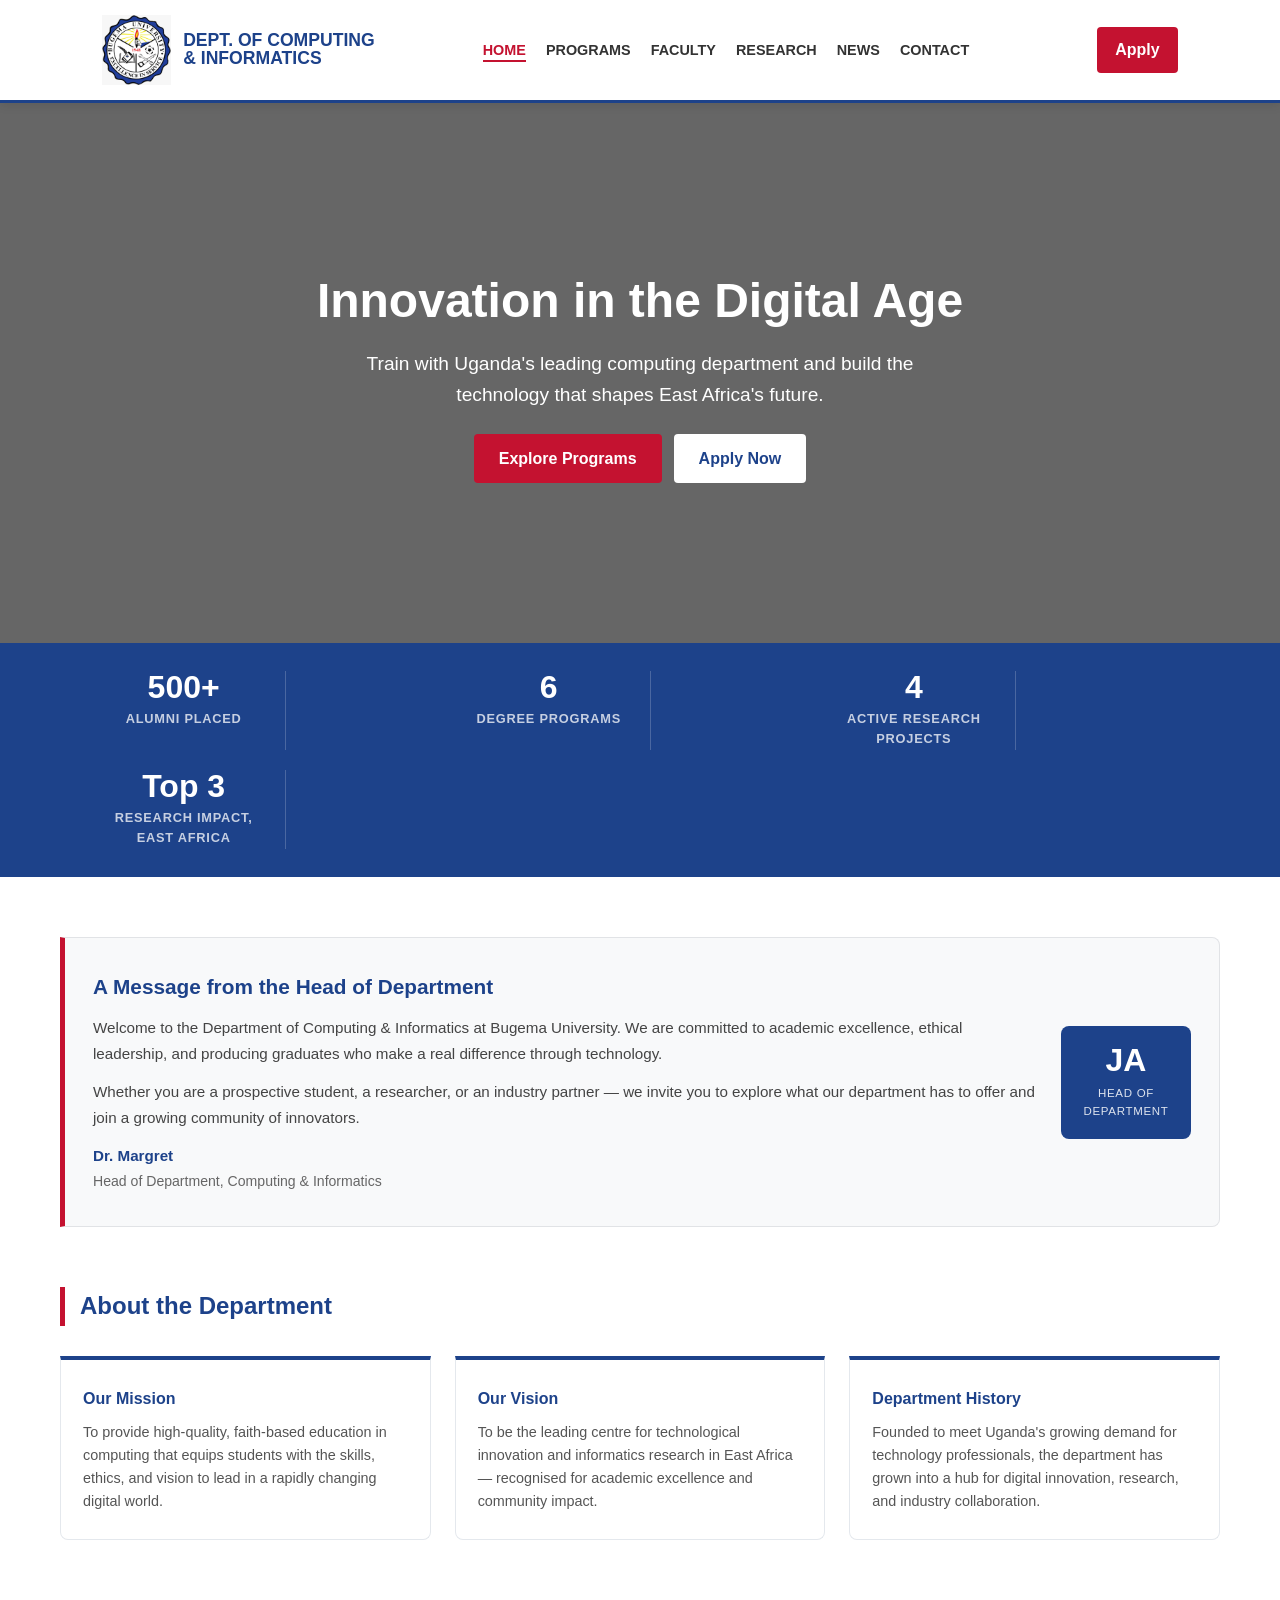
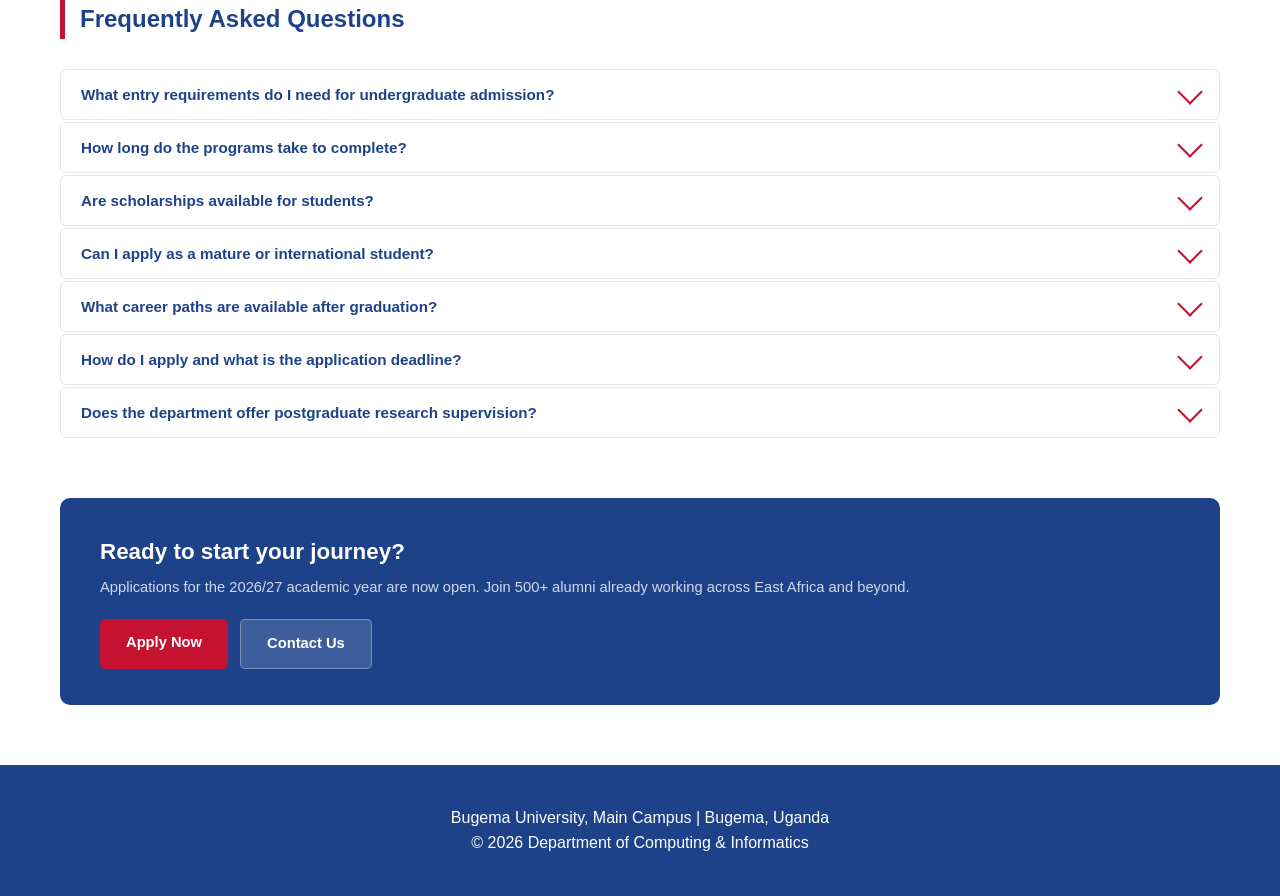
<file: index.html>
<!DOCTYPE html>
<html lang="en">
<head>
    <meta charset="UTF-8">
    <meta name="viewport" content="width=device-width, initial-scale=1.0">
    <title>Bugema Computing | Home</title>
    <meta name="description" content="Department of Computing & Informatics at Bugema University — training the next generation of technology leaders in East Africa.">
    <link rel="stylesheet" href="style.css">
    <style>
        /* ── Homepage extras ── */

        .stats-bar { background: var(--bugema-blue); padding: 28px 8%; }
        .stats-grid {
            display: grid;
            grid-template-columns: repeat(auto-fit, minmax(140px, 1fr));
            gap: 20px;
            max-width: 1200px;
            margin: 0 auto;
            text-align: center;
        }
        .stat-item .stat-number {
            font-size: 2rem; font-weight: 800; color: white;
            line-height: 1; margin-bottom: 6px;
        }
        .stat-item .stat-label {
            font-size: 0.8rem; color: rgba(255,255,255,0.75);
            text-transform: uppercase; letter-spacing: 0.06em; font-weight: 600;
        }
        .stat-divider { width: 1px; background: rgba(255,255,255,0.2); align-self: stretch; }

        /* HOD welcome */
        .hod-welcome {
            background: var(--light-bg);
            border: 1px solid #e1e3e6;
            border-left: 5px solid var(--bugema-red);
            border-radius: 0 8px 8px 0;
            padding: 32px 28px;
            display: grid;
            grid-template-columns: 1fr auto;
            gap: 24px;
            align-items: center;
        }
        .hod-welcome h2 { color: var(--bugema-blue); margin-bottom: 12px; font-size: 1.3rem; }
        .hod-welcome p  { color: #444; line-height: 1.7; margin-bottom: 12px; font-size: 0.95rem; }
        .hod-welcome p:last-child { margin-bottom: 0; }
        .hod-welcome .hod-sig { font-weight: 700; color: var(--bugema-blue); }
        .hod-badge {
            background: var(--bugema-blue); color: white;
            border-radius: 8px; padding: 18px 20px;
            text-align: center; min-width: 130px;
        }
        .hod-badge .initials { font-size: 2rem; font-weight: 800; line-height: 1; margin-bottom: 8px; }
        .hod-badge .hod-title { font-size: 0.72rem; text-transform: uppercase; letter-spacing: 0.06em; opacity: 0.85; }

        /* Why join */
        .why-grid {
            display: grid;
            grid-template-columns: repeat(auto-fit, minmax(240px, 1fr));
            gap: 20px;
        }
        .why-card {
            background: white;
            border: 1px solid #e4e8ed;
            border-top: 4px solid var(--bugema-red);
            border-radius: 0 0 8px 8px;
            padding: 24px 22px;
            transition: transform 0.25s ease, box-shadow 0.25s ease;
        }
        .why-card:hover { transform: translateY(-4px); box-shadow: 0 8px 22px rgba(0,0,0,0.09); }
        .why-card h3 { font-size: 1rem; color: var(--bugema-blue); margin-bottom: 8px; }
        .why-card p  { font-size: 0.88rem; color: #555; line-height: 1.6; }

        /* Programs preview */
        .programs-preview {
            display: grid;
            grid-template-columns: repeat(auto-fit, minmax(220px, 1fr));
            gap: 16px;
        }
        .prog-preview-card {
            background: white; border: 1px solid #e4e8ed;
            border-radius: 8px; padding: 20px 18px;
            transition: transform 0.25s ease, box-shadow 0.25s ease;
        }
        .prog-preview-card:hover { transform: translateY(-3px); box-shadow: 0 6px 18px rgba(0,0,0,0.08); }
        .prog-badge {
            display: inline-block; font-size: 0.7rem; font-weight: 700;
            text-transform: uppercase; letter-spacing: 0.06em;
            padding: 3px 9px; border-radius: 20px; margin-bottom: 10px;
        }
        .prog-badge.bsc { background: #eef2f8; color: var(--bugema-blue); }
        .prog-badge.msc { background: #fef0f0; color: var(--bugema-red); }
        .prog-preview-card h3 { font-size: 0.92rem; color: var(--bugema-blue); line-height: 1.4; margin-bottom: 6px; }
        .prog-preview-card p  { font-size: 0.82rem; color: #666; line-height: 1.5; }

        .section-cta { text-align: right; margin-top: 16px; }
        .section-cta a { font-size: 0.88rem; font-weight: 700; color: var(--bugema-red); text-decoration: none; }
        .section-cta a:hover { text-decoration: underline; }

        /* About cards */
        .about-grid { display: grid; grid-template-columns: repeat(auto-fit, minmax(280px, 1fr)); gap: 24px; }
        .about-card {
            background: white; border: 1px solid #e4e8ed;
            border-top: 4px solid var(--bugema-blue);
            border-radius: 0 0 8px 8px; padding: 26px 22px;
        }
        .about-card h3 { font-size: 1rem; color: var(--bugema-blue); margin-bottom: 10px; }
        .about-card p  { font-size: 0.9rem; color: #555; line-height: 1.6; }

        /* FAQ */
        .faq-list { display: flex; flex-direction: column; gap: 2px; }
        .faq-item {
            background: white;
            border: 1px solid #e4e8ed;
            border-radius: 6px;
            overflow: hidden;
        }
        .faq-question {
            width: 100%;
            background: none;
            border: none;
            padding: 16px 20px;
            display: flex;
            justify-content: space-between;
            align-items: center;
            font-size: 0.95rem;
            font-weight: 700;
            color: var(--bugema-blue);
            cursor: pointer;
            text-align: left;
            font-family: inherit;
            transition: background 0.15s;
            gap: 12px;
        }
        .faq-question:hover { background: #f5f7fa; }
        .faq-question.open  { background: #f0f4f9; }
        .faq-chevron {
            width: 18px; height: 18px; flex-shrink: 0;
            border-right: 2px solid var(--bugema-red);
            border-bottom: 2px solid var(--bugema-red);
            transform: rotate(45deg);
            transition: transform 0.25s ease;
            margin-top: -4px;
        }
        .faq-question.open .faq-chevron {
            transform: rotate(-135deg);
            margin-top: 4px;
        }
        .faq-answer {
            max-height: 0;
            overflow: hidden;
            transition: max-height 0.3s ease, padding 0.3s ease;
            padding: 0 20px;
            font-size: 0.9rem;
            color: #444;
            line-height: 1.7;
        }
        .faq-answer.open {
            max-height: 300px;
            padding: 0 20px 16px;
        }

        /* CTA banner */
        .cta-banner {
            background: var(--bugema-blue); border-radius: 10px;
            padding: 36px 40px;
            display: flex; align-items: center;
            justify-content: space-between; gap: 20px; flex-wrap: wrap;
        }
        .cta-banner h2 { color: white; font-size: 1.4rem; margin-bottom: 6px; }
        .cta-banner p  { color: rgba(255,255,255,0.8); font-size: 0.92rem; }
        .cta-buttons   { display: flex; gap: 12px; flex-wrap: wrap; }
        .cta-btn-primary {
            background: var(--bugema-red); color: white;
            padding: 12px 26px; border-radius: 5px; font-weight: 700;
            text-decoration: none; font-size: 0.92rem; transition: background 0.2s; white-space: nowrap;
        }
        .cta-btn-primary:hover { background: #a20d26; }
        .cta-btn-secondary {
            background: rgba(255,255,255,0.15); color: white;
            padding: 12px 26px; border-radius: 5px; font-weight: 700;
            text-decoration: none; font-size: 0.92rem;
            border: 1px solid rgba(255,255,255,0.3); transition: background 0.2s; white-space: nowrap;
        }
        .cta-btn-secondary:hover { background: rgba(255,255,255,0.25); }

        @media (max-width: 700px) {
            .hod-welcome { grid-template-columns: 1fr; }
            .hod-badge   { display: none; }
            .cta-banner  { padding: 28px 24px; }
            .stat-divider { display: none; }
        }
    </style>
</head>
<body>
    <nav>
        <div class="logo-container">
            <img src="logo.jpeg" alt="Bugema Logo">
            <div class="logo-text">DEPT. OF COMPUTING<br>& INFORMATICS</div>
        </div>
        <ul>
            <li><a class="active" href="index.html">Home</a></li>
            <li><a href="programs.html">Programs</a></li>
            <li><a href="faculty.html">Faculty</a></li>
            <li><a href="research.html">Research</a></li>
            <li><a href="news.html">News</a></li>
            <li><a href="contact.html">Contact</a></li>
        </ul>
        <a class="apply-btn" href="https://erms.bugemauniv.ac.ug/application/" target="_blank" rel="noopener">Apply</a>
        <button class="nav-toggle" id="navToggle" aria-label="Toggle navigation">
            <span></span><span></span><span></span>
        </button>
    </nav>

    <!-- Hero -->
    <header class="hero">
        <h1>Innovation in the Digital Age</h1>
        <p>Train with Uganda's leading computing department and build the technology that shapes East Africa's future.</p>
        <div style="display:flex; gap:12px; flex-wrap:wrap; justify-content:center; margin-top:8px;">
            <a href="programs.html" class="btn">Explore Programs</a>
            <a href="https://erms.bugemauniv.ac.ug/application/" target="_blank" rel="noopener"
               class="btn" style="background:white; color:var(--bugema-blue);">Apply Now</a>
        </div>
    </header>

    <!-- Stats bar -->
    <div class="stats-bar">
        <div class="stats-grid">
            <div class="stat-item">
                <div class="stat-number">500+</div>
                <div class="stat-label">Alumni Placed</div>
            </div>
            <div class="stat-divider"></div>
            <div class="stat-item">
                <div class="stat-number">6</div>
                <div class="stat-label">Degree Programs</div>
            </div>
            <div class="stat-divider"></div>
            <div class="stat-item">
                <div class="stat-number">4</div>
                <div class="stat-label">Active Research Projects</div>
            </div>
            <div class="stat-divider"></div>
            <div class="stat-item">
                <div class="stat-number">Top 3</div>
                <div class="stat-label">Research Impact, East Africa</div>
            </div>
            <div class="stat-divider"></div>
            
        </div>
    </div>

    <!-- HOD Welcome -->
    <section class="container">
        <div class="hod-welcome">
            <div>
                <h2>A Message from the Head of Department</h2>
                <p>Welcome to the Department of Computing &amp; Informatics at Bugema University. We are committed to academic excellence, ethical leadership, and producing graduates who make a real difference through technology.</p>
                <p>Whether you are a prospective student, a researcher, or an industry partner — we invite you to explore what our department has to offer and join a growing community of innovators.</p>
                <p class="hod-sig">Dr. Margret<br>
                <span style="font-weight:400; font-size:0.88rem; color:#666;">Head of Department, Computing &amp; Informatics</span></p>
            </div>
            <div class="hod-badge">
                <div class="initials">JA</div>
                <div class="hod-title">Head of<br>Department</div>
            </div>
        </div>
    </section>

    
    <!-- About the Department -->
    <section class="container">
        <h2 class="section-heading">About the Department</h2>
        <div class="about-grid">
            <div class="about-card">
                <h3>Our Mission</h3>
                <p>To provide high-quality, faith-based education in computing that equips students with the skills, ethics, and vision to lead in a rapidly changing digital world.</p>
            </div>
            <div class="about-card">
                <h3>Our Vision</h3>
                <p>To be the leading centre for technological innovation and informatics research in East Africa — recognised for academic excellence and community impact.</p>
            </div>
            <div class="about-card">
                <h3>Department History</h3>
                <p>Founded to meet Uganda's growing demand for technology professionals, the department has grown into a hub for digital innovation, research, and industry collaboration.</p>
            </div>
        </div>
    </section>

    <!-- FAQ -->
    <section class="container">
        <h2 class="section-heading">Frequently Asked Questions</h2>
        <div class="faq-list">

            <div class="faq-item">
                <button class="faq-question" aria-expanded="false">
                    What entry requirements do I need for undergraduate admission?
                    <span class="faq-chevron"></span>
                </button>
                <div class="faq-answer">
                    You need a Uganda Certificate of Education (UCE) with passes in Mathematics and English, plus a Uganda Advanced Certificate of Education (UACE) or equivalent qualification. An entry test may also be required. International applicants must provide proof of English proficiency and certified equivalence of their prior qualifications.
                </div>
            </div>

            <div class="faq-item">
                <button class="faq-question" aria-expanded="false">
                    How long do the programs take to complete?
                    <span class="faq-chevron"></span>
                </button>
                <div class="faq-answer">
                    Undergraduate BSc programs run for 3 to 4 years depending on the specialisation and credit hours. Postgraduate taught MSc programs take 1.5 to 2 years. Research-based MSc programs typically take 2 to 3 years depending on thesis progress.
                </div>
            </div>

            <div class="faq-item">
                <button class="faq-question" aria-expanded="false">
                    Are scholarships available for students?
                    <span class="faq-chevron"></span>
                </button>
                <div class="faq-answer">
                    Yes. The department has an active scholarship scheme that supports women in STEM and students from underserved communities across Uganda. Contact the admissions office at admissions@bugema.ac.ug for current scholarship opportunities and eligibility criteria.
                </div>
            </div>

            <div class="faq-item">
                <button class="faq-question" aria-expanded="false">
                    Can I apply as a mature or international student?
                    <span class="faq-chevron"></span>
                </button>
                <div class="faq-answer">
                    Yes. Applicants aged 25 and above with relevant professional experience may apply through the mature entry route — a portfolio or written statement is required. International applicants need to provide proof of English language proficiency (IELTS 6.0 or equivalent) and certified qualification equivalence from the Uganda National Examinations Board (UNEB).
                </div>
            </div>

            <div class="faq-item">
                <button class="faq-question" aria-expanded="false">
                    What career paths are available after graduation?
                    <span class="faq-chevron"></span>
                </button>
                <div class="faq-answer">
                    Graduates have gone on to work as software engineers, data analysts, cybersecurity specialists, IT managers, and researchers across East Africa and beyond. The department's industry partnerships also create direct pathways into internships and employment with technology companies in the region.
                </div>
            </div>

            <div class="faq-item">
                <button class="faq-question" aria-expanded="false">
                    How do I apply and what is the application deadline?
                    <span class="faq-chevron"></span>
                </button>
                <div class="faq-answer">
                    All applications are submitted through the Bugema University online portal at erms.bugemauniv.ac.ug. Ensure all supporting documents — transcripts, national ID, and references — are uploaded before submission. Contact admissions@bugema.ac.ug for the current intake deadlines.
                </div>
            </div>

            <div class="faq-item">
                <button class="faq-question" aria-expanded="false">
                    Does the department offer postgraduate research supervision?
                    <span class="faq-chevron"></span>
                </button>
                <div class="faq-answer">
                    Yes. The department has qualified supervisors in AI and machine learning, cybersecurity, data science, software engineering, and cloud computing. Postgraduate research applicants are required to submit a research proposal and attend an interview with the supervisory team before admission is confirmed.
                </div>
            </div>

        </div>
    </section>

    <!-- Call to Action -->
    <section class="container">
        <div class="cta-banner">
            <div>
                <h2>Ready to start your journey?</h2>
                <p>Applications for the 2026/27 academic year are now open. Join 500+ alumni already working across East Africa and beyond.</p>
            </div>
            <div class="cta-buttons">
                <a href="https://erms.bugemauniv.ac.ug/application/" target="_blank" rel="noopener" class="cta-btn-primary">Apply Now</a>
                <a href="contact.html" class="cta-btn-secondary">Contact Us</a>
            </div>
        </div>
    </section>

    <footer>
        <p>Bugema University, Main Campus | Bugema, Uganda<br>&copy; 2026 Department of Computing &amp; Informatics</p>
    </footer>

    <script>
        // Hamburger
        var toggle = document.getElementById('navToggle');
        var menu   = document.querySelector('nav ul');
        toggle.addEventListener('click', function() {
            toggle.classList.toggle('open');
            menu.classList.toggle('open');
        });

        // FAQ accordion
        document.querySelectorAll('.faq-question').forEach(function(btn) {
            btn.addEventListener('click', function() {
                var answer  = btn.nextElementSibling;
                var isOpen  = btn.classList.contains('open');

                // Close all
                document.querySelectorAll('.faq-question').forEach(function(b) {
                    b.classList.remove('open');
                    b.setAttribute('aria-expanded', 'false');
                    b.nextElementSibling.classList.remove('open');
                });

                // Open clicked (if it was closed)
                if (!isOpen) {
                    btn.classList.add('open');
                    btn.setAttribute('aria-expanded', 'true');
                    answer.classList.add('open');
                }
            });
        });
    </script>
</body>
</html>
</file>
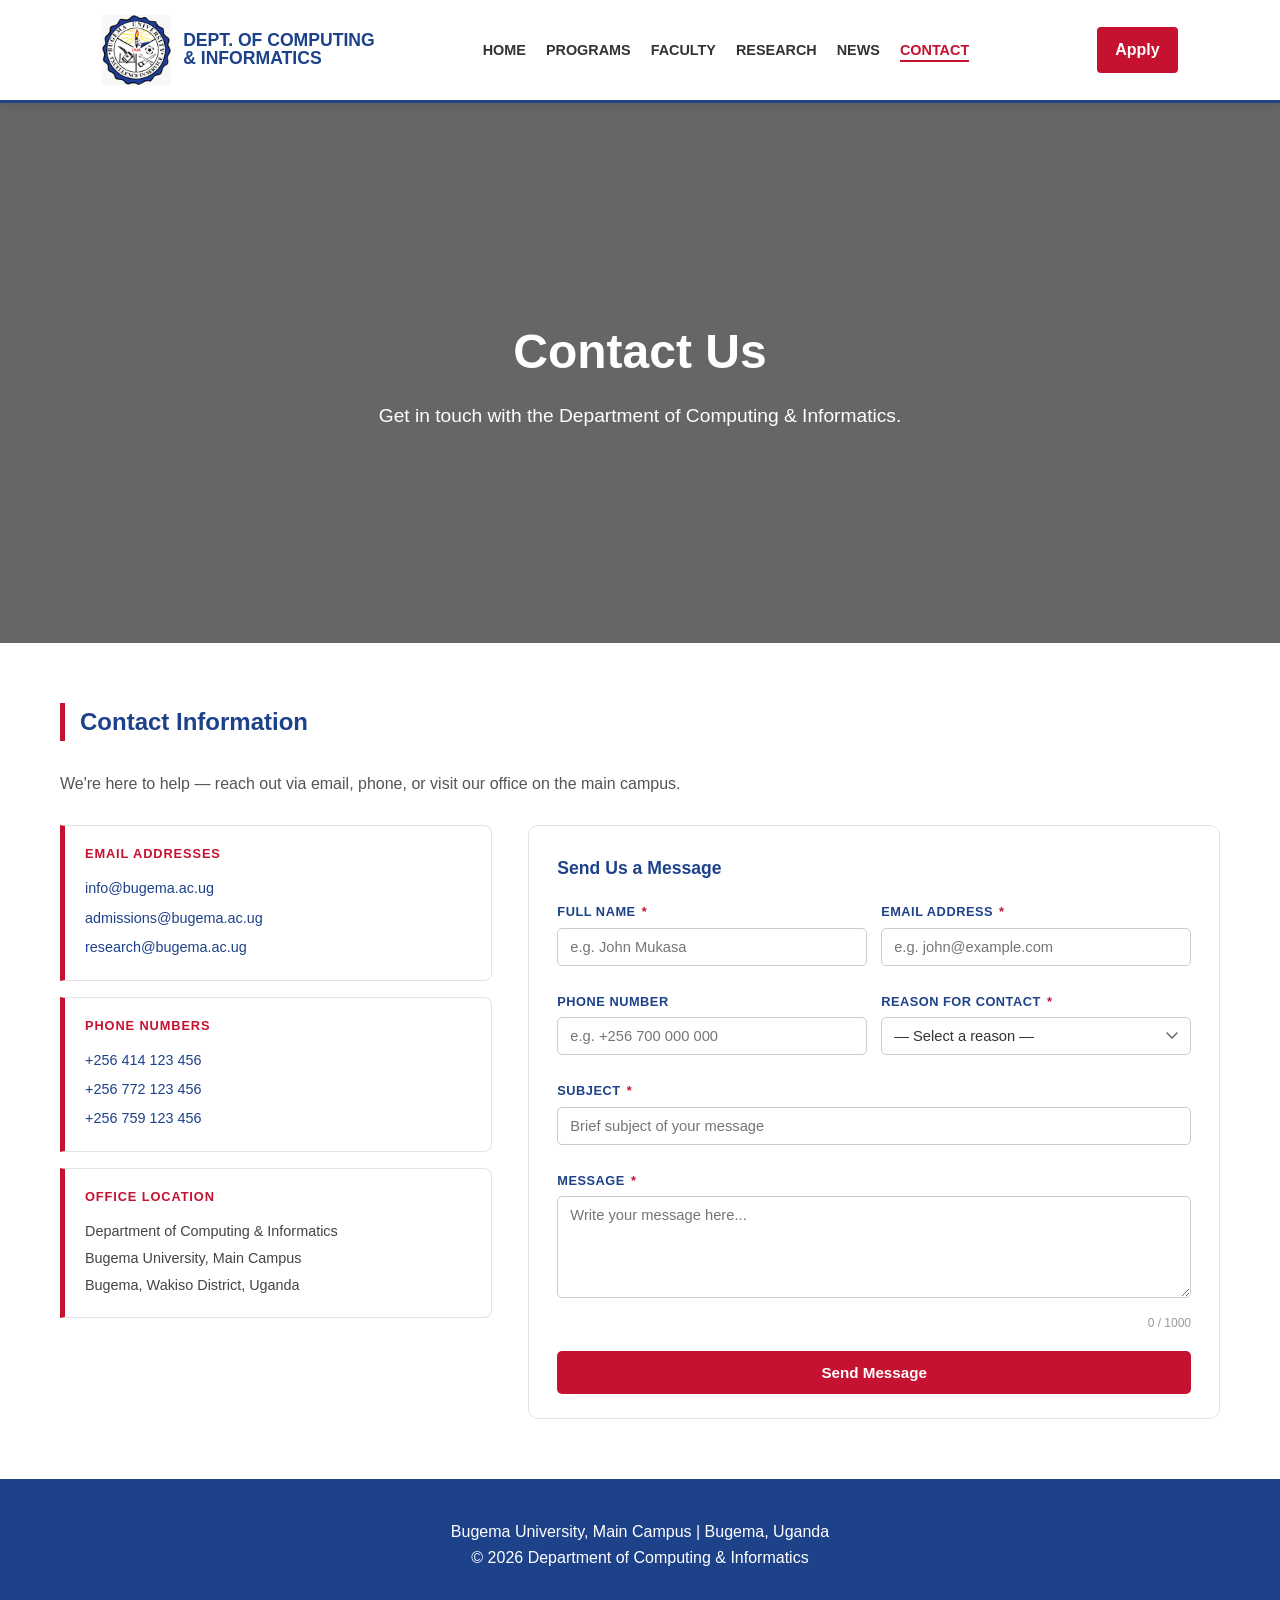
<file: contact.html>
<!DOCTYPE html>
<html lang="en">
<head>
    <meta charset="UTF-8">
    <meta name="viewport" content="width=device-width, initial-scale=1.0">
    <title>Bugema Computing | Contact</title>
    <meta name="description" content="Get in touch with the Department of Computing & Informatics at Bugema University.">
    <link rel="stylesheet" href="style.css">
    <style>
        /* ── Contact page styles ── */

        .contact-layout {
            display: grid;
            grid-template-columns: 1fr 1.6fr;
            gap: 36px;
            align-items: start;
        }

        /* Info cards */
        .contact-info { display: flex; flex-direction: column; gap: 16px; }

        .contact-card {
            background: white;
            border: 1px solid #e1e3e6;
            border-left: 5px solid var(--bugema-red);
            padding: 18px 20px;
            border-radius: 0 8px 8px 0;
        }
        .contact-card h3 {
            font-size: 0.8rem;
            font-weight: 700;
            text-transform: uppercase;
            letter-spacing: 0.07em;
            color: var(--bugema-red);
            margin-bottom: 10px;
        }
        .contact-card a {
            display: block;
            font-size: 0.9rem;
            color: var(--bugema-blue);
            text-decoration: none;
            padding: 3px 0;
            transition: color 0.2s;
        }
        .contact-card a:hover { color: var(--bugema-red); }
        .contact-card p {
            font-size: 0.9rem;
            color: #444;
            padding: 2px 0;
            line-height: 1.6;
        }

        /* Form card */
        .contact-form {
            background: white;
            border: 1px solid #e1e3e6;
            border-radius: 10px;
            padding: 28px 28px 24px;
        }
        .contact-form h3 {
            font-size: 1.1rem;
            color: var(--bugema-blue);
            margin-bottom: 20px;
        }

        /* Field groups */
        .form-row {
            display: grid;
            grid-template-columns: 1fr 1fr;
            gap: 14px;
        }
        .field {
            display: flex;
            flex-direction: column;
            margin-bottom: 14px;
        }
        .field label {
            font-size: 0.8rem;
            font-weight: 700;
            color: var(--bugema-blue);
            margin-bottom: 5px;
            text-transform: uppercase;
            letter-spacing: 0.04em;
        }
        .field label .required {
            color: var(--bugema-red);
            margin-left: 2px;
        }

        /* Inputs */
        .field input,
        .field select,
        .field textarea {
            width: 100%;
            padding: 10px 12px;
            border: 1.5px solid #ccc;
            border-radius: 5px;
            font-size: 0.92rem;
            font-family: inherit;
            color: #333;
            background: white;
            transition: border-color 0.2s, box-shadow 0.2s;
            appearance: none;
            -webkit-appearance: none;
        }
        .field input:focus,
        .field select:focus,
        .field textarea:focus {
            outline: none;
            border-color: var(--bugema-blue);
            box-shadow: 0 0 0 3px rgba(29,66,138,0.1);
        }

        /* Validation states */
        .field input.invalid,
        .field select.invalid,
        .field textarea.invalid {
            border-color: var(--bugema-red);
            box-shadow: 0 0 0 3px rgba(196,18,48,0.08);
        }
        .field input.valid,
        .field select.valid,
        .field textarea.valid {
            border-color: #1e7e34;
            box-shadow: 0 0 0 3px rgba(30,126,52,0.08);
        }

        .field-error {
            font-size: 0.78rem;
            color: var(--bugema-red);
            margin-top: 4px;
            display: none;
        }
        .field-error.visible { display: block; }

        /* Select arrow */
        .field select {
            background-image: url("data:image/svg+xml,%3Csvg xmlns='http://www.w3.org/2000/svg' width='12' height='8' viewBox='0 0 12 8'%3E%3Cpath d='M1 1l5 5 5-5' stroke='%23666' stroke-width='1.5' fill='none' stroke-linecap='round'/%3E%3C/svg%3E");
            background-repeat: no-repeat;
            background-position: right 12px center;
            padding-right: 34px;
            cursor: pointer;
        }

        /* Char counter */
        .char-counter {
            font-size: 0.75rem;
            color: #999;
            text-align: right;
            margin-top: 4px;
        }
        .char-counter.warn { color: var(--bugema-red); }

        /* Submit button */
        .submit-btn {
            width: 100%;
            background: var(--bugema-red);
            color: white;
            border: none;
            padding: 13px 20px;
            font-size: 0.95rem;
            font-weight: 700;
            border-radius: 5px;
            cursor: pointer;
            transition: background 0.2s, transform 0.1s;
            margin-top: 6px;
            font-family: inherit;
        }
        .submit-btn:hover  { background: #a20d26; }
        .submit-btn:active { transform: scale(0.99); }
        .submit-btn:disabled { background: #aaa; cursor: not-allowed; }

        /* Success banner */
        .success-banner {
            display: none;
            background: #e6f4ea;
            border: 1px solid #a8d5b0;
            border-left: 5px solid #1e7e34;
            border-radius: 0 8px 8px 0;
            padding: 16px 20px;
            margin-top: 16px;
            font-size: 0.92rem;
            color: #1e4d28;
        }
        .success-banner.visible { display: block; }
        .success-banner strong { display: block; margin-bottom: 4px; font-size: 1rem; }

        @media (max-width: 800px) {
            .contact-layout { grid-template-columns: 1fr; }
            .form-row       { grid-template-columns: 1fr; }
        }
    </style>
</head>
<body>
    <nav>
        <div class="logo-container">
            <img src="logo.jpeg" alt="Bugema Logo">
            <div class="logo-text">DEPT. OF COMPUTING<br>& INFORMATICS</div>
        </div>
        <ul>
            <li><a href="index.html">Home</a></li>
            <li><a href="programs.html">Programs</a></li>
            <li><a href="faculty.html">Faculty</a></li>
            <li><a href="research.html">Research</a></li>
            <li><a href="news.html">News</a></li>
            <li><a class="active" href="contact.html">Contact</a></li>
        </ul>
        <a class="apply-btn" href="https://erms.bugemauniv.ac.ug/application/" target="_blank" rel="noopener">Apply</a>
        <button class="nav-toggle" id="navToggle" aria-label="Toggle navigation">
            <span></span><span></span><span></span>
        </button>
    </nav>

    <header class="hero">
        <h1>Contact Us</h1>
        <p>Get in touch with the Department of Computing &amp; Informatics.</p>
    </header>

    <section class="container">
        <h2 class="section-heading">Contact Information</h2>
        <p style="color:#555; margin-bottom:28px;">We're here to help — reach out via email, phone, or visit our office on the main campus.</p>

        <div class="contact-layout">

            <!-- Left: info cards -->
            <div class="contact-info">
                <div class="contact-card">
                    <h3>Email Addresses</h3>
                    <a href="mailto:info@bugema.ac.ug">info@bugema.ac.ug</a>
                    <a href="mailto:admissions@bugema.ac.ug">admissions@bugema.ac.ug</a>
                    <a href="mailto:research@bugema.ac.ug">research@bugema.ac.ug</a>
                </div>
                <div class="contact-card">
                    <h3>Phone Numbers</h3>
                    <a href="tel:+256414123456">+256 414 123 456</a>
                    <a href="tel:+256772123456">+256 772 123 456</a>
                    <a href="tel:+256759123456">+256 759 123 456</a>
                </div>
                <div class="contact-card">
                    <h3>Office Location</h3>
                    <p>Department of Computing &amp; Informatics</p>
                    <p>Bugema University, Main Campus</p>
                    <p>Bugema, Wakiso District, Uganda</p>
                </div>
            </div>

            <!-- Right: contact form -->
            <div class="contact-form">
                <h3>Send Us a Message</h3>

                <form id="contactForm" novalidate>

                    <div class="form-row">
                        <div class="field">
                            <label for="name">Full Name <span class="required">*</span></label>
                            <input type="text" id="name" name="name" placeholder="e.g. John Mukasa" autocomplete="name">
                            <span class="field-error" id="name-error">Please enter your full name.</span>
                        </div>
                        <div class="field">
                            <label for="email">Email Address <span class="required">*</span></label>
                            <input type="email" id="email" name="email" placeholder="e.g. john@example.com" autocomplete="email">
                            <span class="field-error" id="email-error">Please enter a valid email address.</span>
                        </div>
                    </div>

                    <div class="form-row">
                        <div class="field">
                            <label for="phone">Phone Number</label>
                            <input type="tel" id="phone" name="phone" placeholder="e.g. +256 700 000 000" autocomplete="tel">
                            <span class="field-error" id="phone-error">Please enter a valid phone number.</span>
                        </div>
                        <div class="field">
                            <label for="reason">Reason for Contact <span class="required">*</span></label>
                            <select id="reason" name="reason">
                                <option value="">— Select a reason —</option>
                                <option value="admissions">Admissions Enquiry</option>
                                <option value="programs">Programs &amp; Courses</option>
                                <option value="research">Research Collaboration</option>
                                <option value="internship">Internship / Industry Partnership</option>
                                <option value="scholarships">Scholarships &amp; Funding</option>
                                <option value="alumni">Alumni Relations</option>
                                <option value="other">Other</option>
                            </select>
                            <span class="field-error" id="reason-error">Please select a reason for contact.</span>
                        </div>
                    </div>

                    <div class="field">
                        <label for="subject">Subject <span class="required">*</span></label>
                        <input type="text" id="subject" name="subject" placeholder="Brief subject of your message">
                        <span class="field-error" id="subject-error">Please enter a subject (at least 5 characters).</span>
                    </div>

                    <div class="field">
                        <label for="message">Message <span class="required">*</span></label>
                        <textarea id="message" name="message" rows="5" placeholder="Write your message here..." maxlength="1000"></textarea>
                        <div class="char-counter" id="char-count">0 / 1000</div>
                        <span class="field-error" id="message-error">Please enter a message (at least 20 characters).</span>
                    </div>

                    <button type="submit" class="submit-btn" id="submitBtn">Send Message</button>

                </form>

                <div class="success-banner" id="successBanner">
                    <strong>Message sent successfully!</strong>
                    Thank you for reaching out. A member of our team will get back to you within 2 working days.
                </div>
            </div>

        </div>
    </section>

    <footer>
        <p>Bugema University, Main Campus | Bugema, Uganda<br>&copy; 2026 Department of Computing &amp; Informatics</p>
    </footer>

    <script>
        // Hamburger
        var toggle = document.getElementById('navToggle');
        var menu   = document.querySelector('nav ul');
        toggle.addEventListener('click', function() {
            toggle.classList.toggle('open');
            menu.classList.toggle('open');
        });

        // ── Form validation ──
        var form       = document.getElementById('contactForm');
        var submitBtn  = document.getElementById('submitBtn');
        var banner     = document.getElementById('successBanner');
        var msgField   = document.getElementById('message');
        var charCount  = document.getElementById('char-count');

        // Live character counter
        msgField.addEventListener('input', function() {
            var len = msgField.value.length;
            charCount.textContent = len + ' / 1000';
            charCount.classList.toggle('warn', len > 900);
        });

        // Validators
        function isEmpty(val) { return val.trim() === ''; }
        function isValidEmail(val) { return /^[^\s@]+@[^\s@]+\.[^\s@]+$/.test(val.trim()); }
        function isValidPhone(val) { return val.trim() === '' || /^[\d\s\+\-\(\)]{7,20}$/.test(val.trim()); }

        function setValid(id) {
            var el = document.getElementById(id);
            el.classList.remove('invalid');
            el.classList.add('valid');
            document.getElementById(id + '-error').classList.remove('visible');
        }
        function setInvalid(id) {
            var el = document.getElementById(id);
            el.classList.add('invalid');
            el.classList.remove('valid');
            document.getElementById(id + '-error').classList.add('visible');
        }
        function clearState(id) {
            var el = document.getElementById(id);
            el.classList.remove('invalid', 'valid');
            document.getElementById(id + '-error').classList.remove('visible');
        }

        // Validate single field, return true if valid
        function validateField(id) {
            var el  = document.getElementById(id);
            var val = el.value;

            if (id === 'name') {
                if (isEmpty(val) || val.trim().split(' ').length < 1 || val.trim().length < 2) {
                    setInvalid('name'); return false;
                }
            }
            if (id === 'email') {
                if (!isValidEmail(val)) { setInvalid('email'); return false; }
            }
            if (id === 'phone') {
                if (!isValidPhone(val)) { setInvalid('phone'); return false; }
            }
            if (id === 'reason') {
                if (isEmpty(val)) { setInvalid('reason'); return false; }
            }
            if (id === 'subject') {
                if (val.trim().length < 5) { setInvalid('subject'); return false; }
            }
            if (id === 'message') {
                if (val.trim().length < 20) { setInvalid('message'); return false; }
            }
            setValid(id);
            return true;
        }

        // Blur validation (validate on leave)
        ['name','email','phone','reason','subject','message'].forEach(function(id) {
            var el = document.getElementById(id);
            el.addEventListener('blur', function() {
                // Only validate phone if user typed something
                if (id === 'phone' && el.value.trim() === '') { clearState('phone'); return; }
                validateField(id);
            });
            el.addEventListener('input', function() {
                // Clear error state while typing after an invalid attempt
                if (el.classList.contains('invalid')) validateField(id);
            });
        });

        // Submit
        form.addEventListener('submit', function(e) {
            e.preventDefault();

            var valid = true;
            ['name','email','reason','subject','message'].forEach(function(id) {
                if (!validateField(id)) valid = false;
            });
            // Phone optional — only validate if filled
            if (document.getElementById('phone').value.trim() !== '') {
                if (!validateField('phone')) valid = false;
            }

            if (!valid) return;

            // Success state
            submitBtn.disabled = true;
            submitBtn.textContent = 'Sending…';
            setTimeout(function() {
                form.style.display = 'none';
                banner.classList.add('visible');
            }, 800);
        });
    </script>
</body>
</html>
</file>
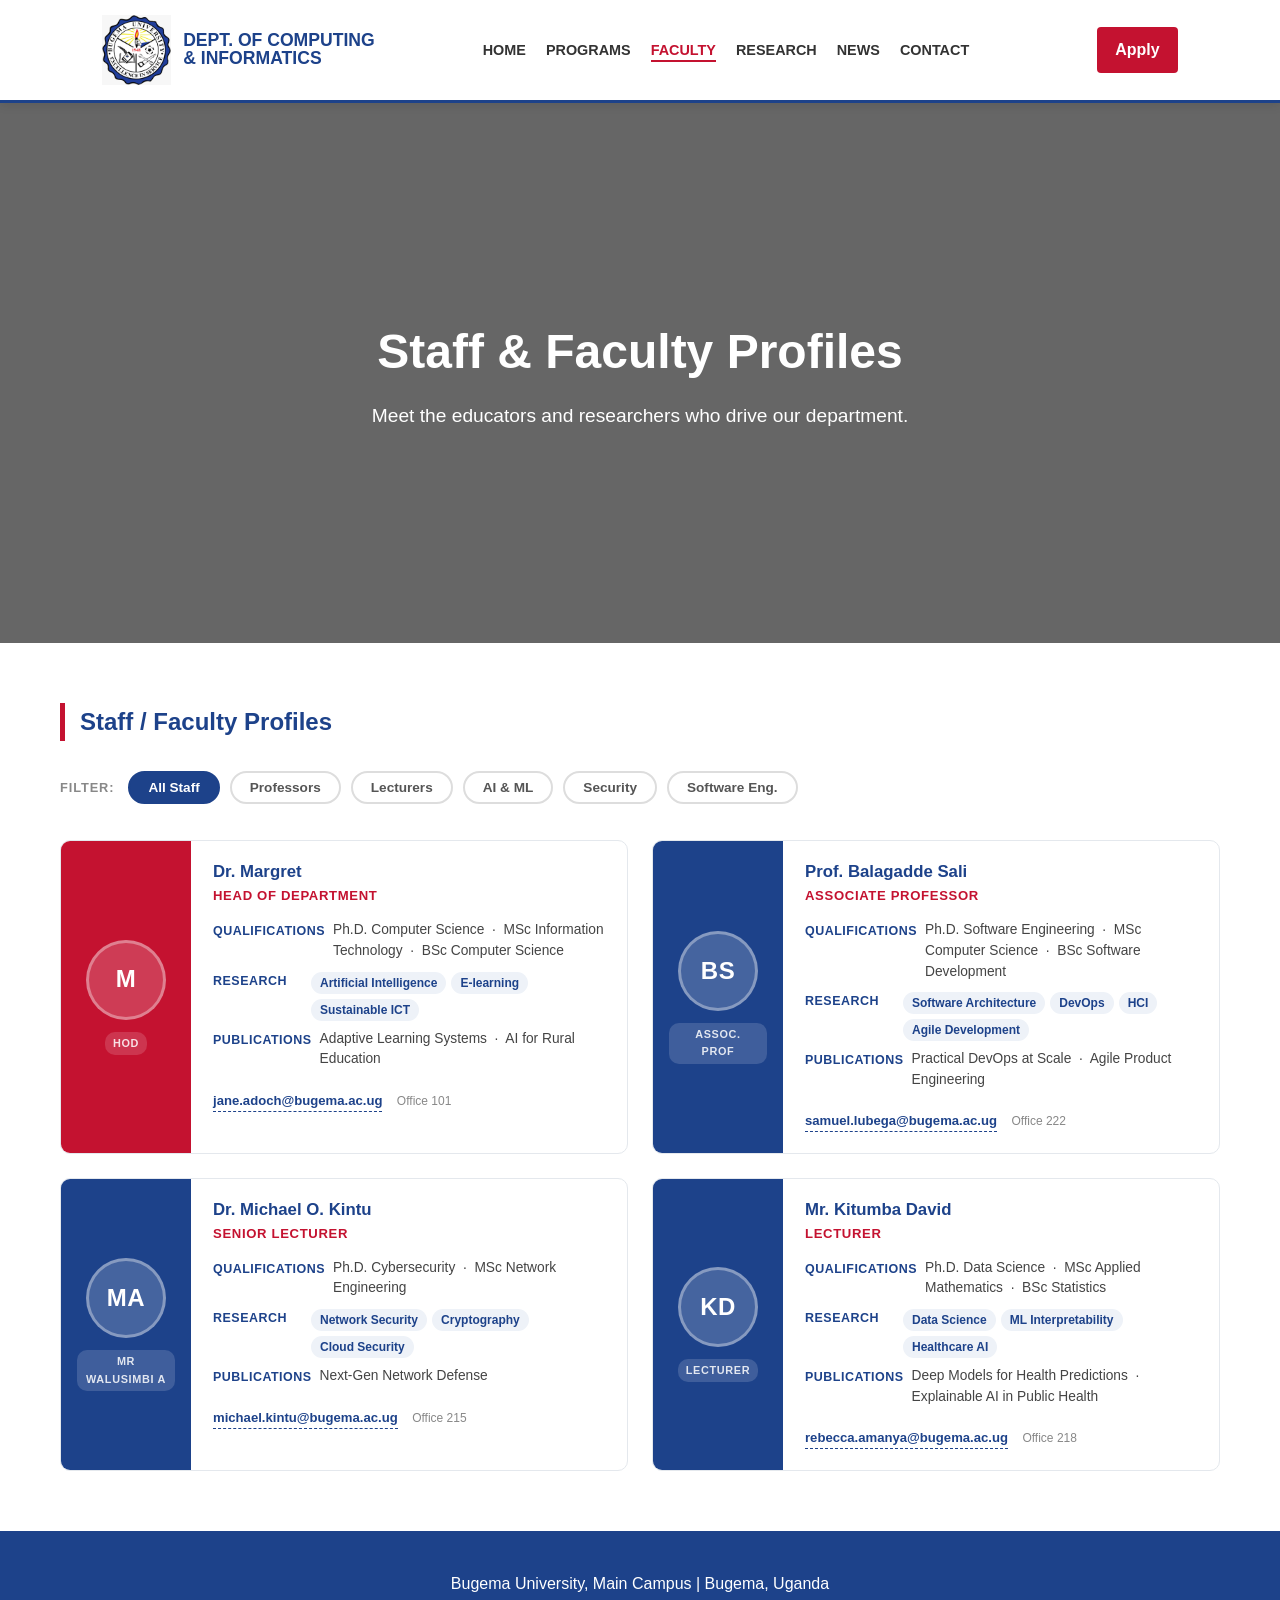
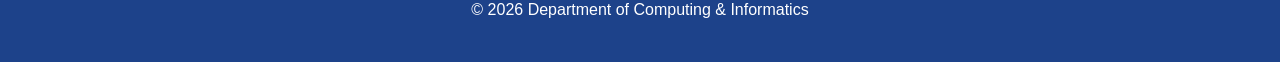
<file: faculty.html>
<!DOCTYPE html>
<html lang="en">
<head>
    <meta charset="UTF-8">
    <meta name="viewport" content="width=device-width, initial-scale=1.0">
    <title>Bugema Computing | Faculty</title>
    <meta name="description" content="Meet the staff and faculty of the Department of Computing & Informatics at Bugema University.">
    <link rel="stylesheet" href="style.css">
    <style>
        /* ── Faculty page styles ── */

        /* Filter bar */
        .filter-bar {
            display: flex;
            flex-wrap: wrap;
            gap: 10px;
            margin-bottom: 36px;
            align-items: center;
        }
        .filter-label {
            font-size: 0.8rem;
            font-weight: 700;
            text-transform: uppercase;
            letter-spacing: 0.07em;
            color: #888;
            margin-right: 4px;
        }
        .filter-btn {
            padding: 7px 18px;
            border: 2px solid #ddd;
            border-radius: 20px;
            background: white;
            font-size: 0.85rem;
            font-weight: 600;
            color: #555;
            cursor: pointer;
            transition: all 0.2s;
        }
        .filter-btn:hover { border-color: var(--bugema-blue); color: var(--bugema-blue); }
        .filter-btn.active {
            background: var(--bugema-blue);
            border-color: var(--bugema-blue);
            color: white;
        }

        /* Faculty grid — 2 cols on desktop, 1 on mobile */
        .faculty-list {
            display: grid;
            grid-template-columns: repeat(auto-fill, minmax(480px, 1fr));
            gap: 24px;
        }

        /* Profile card — horizontal layout */
        .profile-card {
            background: white;
            border: 1px solid #e4e8ed;
            border-radius: 10px;
            display: flex;
            gap: 0;
            overflow: hidden;
            transition: box-shadow 0.25s ease, transform 0.25s ease;
        }
        .profile-card:hover {
            transform: translateY(-3px);
            box-shadow: 0 10px 28px rgba(0,0,0,0.09);
        }

        /* Coloured left accent strip + avatar */
        .profile-avatar {
            width: 130px;
            flex-shrink: 0;
            background: var(--bugema-blue);
            display: flex;
            flex-direction: column;
            align-items: center;
            justify-content: center;
            padding: 24px 16px;
            gap: 12px;
        }
        .profile-avatar .avatar-img {
            width: 80px;
            height: 80px;
            border-radius: 50%;
            object-fit: cover;
            border: 3px solid rgba(255,255,255,0.35);
            background: rgba(255,255,255,0.15);
            display: flex;
            align-items: center;
            justify-content: center;
            overflow: hidden;
        }
        .profile-avatar .avatar-initials {
            width: 80px;
            height: 80px;
            border-radius: 50%;
            border: 3px solid rgba(255,255,255,0.35);
            background: rgba(255,255,255,0.18);
            display: flex;
            align-items: center;
            justify-content: center;
            font-size: 1.5rem;
            font-weight: 800;
            color: white;
            letter-spacing: 0.02em;
            flex-shrink: 0;
        }
        .profile-avatar .rank-badge {
            font-size: 0.68rem;
            font-weight: 700;
            text-transform: uppercase;
            letter-spacing: 0.06em;
            color: rgba(255,255,255,0.85);
            background: rgba(255,255,255,0.15);
            padding: 3px 8px;
            border-radius: 10px;
            text-align: center;
        }
        /* HOD gets red accent */
        .profile-card.hod .profile-avatar { background: var(--bugema-red); }

        /* Profile body */
        .profile-body {
            flex: 1;
            padding: 20px 22px;
            min-width: 0;
        }
        .profile-body h3 {
            font-size: 1.05rem;
            color: var(--bugema-blue);
            margin-bottom: 2px;
            line-height: 1.3;
        }
        .profile-body .title-line {
            font-size: 0.82rem;
            color: var(--bugema-red);
            font-weight: 700;
            text-transform: uppercase;
            letter-spacing: 0.05em;
            margin-bottom: 14px;
        }

        /* Info rows inside profile */
        .info-row {
            display: flex;
            gap: 8px;
            margin-bottom: 8px;
            font-size: 0.86rem;
            line-height: 1.5;
            align-items: flex-start;
        }
        .info-row .info-label {
            font-weight: 700;
            color: var(--bugema-blue);
            white-space: nowrap;
            min-width: 90px;
            flex-shrink: 0;
            font-size: 0.78rem;
            text-transform: uppercase;
            letter-spacing: 0.04em;
            padding-top: 2px;
        }
        .info-row .info-val { color: #444; }

        /* Tags for research interests */
        .tag-list { display: flex; flex-wrap: wrap; gap: 5px; margin-top: 2px; }
        .tag {
            font-size: 0.75rem;
            background: #eef2f8;
            color: var(--bugema-blue);
            padding: 2px 9px;
            border-radius: 12px;
            font-weight: 600;
        }

        /* Email link */
        .profile-email {
            display: inline-block;
            margin-top: 12px;
            font-size: 0.82rem;
            color: var(--bugema-blue);
            text-decoration: none;
            font-weight: 600;
            border-bottom: 1px dashed var(--bugema-blue);
        }
        .profile-email:hover { color: var(--bugema-red); border-color: var(--bugema-red); }

        /* Office badge */
        .office-badge {
            display: inline-block;
            font-size: 0.75rem;
            color: #888;
            margin-left: 10px;
        }

        /* Hidden state for filter */
        .profile-card.hidden { display: none; }

        @media (max-width: 700px) {
            .faculty-list { grid-template-columns: 1fr; }
            .profile-avatar { width: 100px; padding: 18px 12px; }
            .profile-avatar .avatar-initials,
            .profile-avatar .avatar-img { width: 64px; height: 64px; font-size: 1.2rem; }
            .profile-body { padding: 16px 16px; }
            .info-row .info-label { min-width: 76px; }
        }
    </style>
</head>
<body>
    <nav>
        <div class="logo-container">
            <img src="logo.jpeg" alt="Bugema Logo">
            <div class="logo-text">DEPT. OF COMPUTING<br>& INFORMATICS</div>
        </div>
        <ul>
            <li><a href="index.html">Home</a></li>
            <li><a href="programs.html">Programs</a></li>
            <li><a class="active" href="faculty.html">Faculty</a></li>
            <li><a href="research.html">Research</a></li>
            <li><a href="news.html">News</a></li>
            <li><a href="contact.html">Contact</a></li>
        </ul>
        <a class="apply-btn" href="https://erms.bugemauniv.ac.ug/application/" target="_blank" rel="noopener">Apply</a>
        <button class="nav-toggle" id="navToggle" aria-label="Toggle navigation">
            <span></span><span></span><span></span>
        </button>
    </nav>

    <header class="hero">
        <h1>Staff &amp; Faculty Profiles</h1>
        <p>Meet the educators and researchers who drive our department.</p>
    </header>

    <section class="container">
        <h2 class="section-heading">Staff / Faculty Profiles</h2>

        <!-- Filter bar -->
        <div class="filter-bar">
            <span class="filter-label">Filter:</span>
            <button class="filter-btn active" data-filter="all">All Staff</button>
            <button class="filter-btn" data-filter="professor">Professors</button>
            <button class="filter-btn" data-filter="lecturer">Lecturers</button>
            <button class="filter-btn" data-filter="ai">AI &amp; ML</button>
            <button class="filter-btn" data-filter="security">Security</button>
            <button class="filter-btn" data-filter="software">Software Eng.</button>
        </div>

        <!-- Faculty cards -->
        <div class="faculty-list">

            <!-- Dr. Jane N. Adoch — HOD -->
            <article class="profile-card hod" data-tags="all professor ai">
                <div class="profile-avatar">
                    <div class="avatar-initials">M</div>
                    <span class="rank-badge">HOD</span>
                </div>
                <div class="profile-body">
                    <h3>Dr. Margret</h3>
                    <div class="title-line">Head of Department</div>

                    <div class="info-row">
                        <span class="info-label">Qualifications</span>
                        <span class="info-val">Ph.D. Computer Science &nbsp;·&nbsp; MSc Information Technology &nbsp;·&nbsp; BSc Computer Science</span>
                    </div>
                    <div class="info-row">
                        <span class="info-label">Research</span>
                        <div>
                            <div class="tag-list">
                                <span class="tag">Artificial Intelligence</span>
                                <span class="tag">E-learning</span>
                                <span class="tag">Sustainable ICT</span>
                            </div>
                        </div>
                    </div>
                    <div class="info-row">
                        <span class="info-label">Publications</span>
                        <span class="info-val">Adaptive Learning Systems &nbsp;·&nbsp; AI for Rural Education</span>
                    </div>

                    <a class="profile-email" href="mailto:jane.adoch@bugema.ac.ug">jane.adoch@bugema.ac.ug</a>
                    <span class="office-badge">Office 101</span>
                </div>
            </article>

            <!-- Prof. Samuel K. Lubega -->
            <article class="profile-card" data-tags="all professor software">
                <div class="profile-avatar">
                    <div class="avatar-initials">BS</div>
                    <span class="rank-badge">Assoc. Prof</span>
                </div>
                <div class="profile-body">
                    <h3>Prof. Balagadde Sali</h3>
                    <div class="title-line">Associate Professor</div>

                    <div class="info-row">
                        <span class="info-label">Qualifications</span>
                        <span class="info-val">Ph.D. Software Engineering &nbsp;·&nbsp; MSc Computer Science &nbsp;·&nbsp; BSc Software Development</span>
                    </div>
                    <div class="info-row">
                        <span class="info-label">Research</span>
                        <div>
                            <div class="tag-list">
                                <span class="tag">Software Architecture</span>
                                <span class="tag">DevOps</span>
                                <span class="tag">HCI</span>
                                <span class="tag">Agile Development</span>
                            </div>
                        </div>
                    </div>
                    <div class="info-row">
                        <span class="info-label">Publications</span>
                        <span class="info-val">Practical DevOps at Scale &nbsp;·&nbsp; Agile Product Engineering</span>
                    </div>

                    <a class="profile-email" href="mailto:samuel.lubega@bugema.ac.ug">samuel.lubega@bugema.ac.ug</a>
                    <span class="office-badge">Office 222</span>
                </div>
            </article>

            <!-- Dr. Michael O. Kintu -->
            <article class="profile-card" data-tags="all lecturer security">
                <div class="profile-avatar">
                    <div class="avatar-initials">MA</div>
                    <span class="rank-badge">Mr Walusimbi A</span>
                </div>
                <div class="profile-body">
                    <h3>Dr. Michael O. Kintu</h3>
                    <div class="title-line">Senior Lecturer</div>

                    <div class="info-row">
                        <span class="info-label">Qualifications</span>
                        <span class="info-val">Ph.D. Cybersecurity &nbsp;·&nbsp; MSc Network Engineering</span>
                    </div>
                    <div class="info-row">
                        <span class="info-label">Research</span>
                        <div>
                            <div class="tag-list">
                                <span class="tag">Network Security</span>
                                <span class="tag">Cryptography</span>
                                <span class="tag">Cloud Security</span>
                            </div>
                        </div>
                    </div>
                    <div class="info-row">
                        <span class="info-label">Publications</span>
                        <span class="info-val">Next-Gen Network Defense</span>
                    </div>

                    <a class="profile-email" href="mailto:michael.kintu@bugema.ac.ug">michael.kintu@bugema.ac.ug</a>
                    <span class="office-badge">Office 215</span>
                </div>
            </article>

            <!-- Dr. Rebecca S. Amanya -->
            <article class="profile-card" data-tags="all lecturer ai">
                <div class="profile-avatar">
                    <div class="avatar-initials">KD</div>
                    <span class="rank-badge">Lecturer</span>
                </div>
                <div class="profile-body">
                    <h3>Mr. Kitumba David</h3>
                    <div class="title-line">Lecturer</div>

                    <div class="info-row">
                        <span class="info-label">Qualifications</span>
                        <span class="info-val">Ph.D. Data Science &nbsp;·&nbsp; MSc Applied Mathematics &nbsp;·&nbsp; BSc Statistics</span>
                    </div>
                    <div class="info-row">
                        <span class="info-label">Research</span>
                        <div>
                            <div class="tag-list">
                                <span class="tag">Data Science</span>
                                <span class="tag">ML Interpretability</span>
                                <span class="tag">Healthcare AI</span>
                            </div>
                        </div>
                    </div>
                    <div class="info-row">
                        <span class="info-label">Publications</span>
                        <span class="info-val">Deep Models for Health Predictions &nbsp;·&nbsp; Explainable AI in Public Health</span>
                    </div>

                    <a class="profile-email" href="mailto:rebecca.amanya@bugema.ac.ug">rebecca.amanya@bugema.ac.ug</a>
                    <span class="office-badge">Office 218</span>
                </div>
            </article>

        </div>
    </section>

    <footer>
        <p>Bugema University, Main Campus | Bugema, Uganda<br>&copy; 2026 Department of Computing &amp; Informatics</p>
    </footer>

    <script>
        // Nav hamburger
        var toggle = document.getElementById('navToggle');
        var menu   = document.querySelector('nav ul');
        toggle.addEventListener('click', function() {
            toggle.classList.toggle('open');
            menu.classList.toggle('open');
        });

        // Faculty filter
        var filterBtns = document.querySelectorAll('.filter-btn');
        var cards      = document.querySelectorAll('.profile-card');

        filterBtns.forEach(function(btn) {
            btn.addEventListener('click', function() {
                var filter = btn.dataset.filter;

                filterBtns.forEach(function(b) { b.classList.remove('active'); });
                btn.classList.add('active');

                cards.forEach(function(card) {
                    var tags = card.dataset.tags || '';
                    if (filter === 'all' || tags.includes(filter)) {
                        card.classList.remove('hidden');
                    } else {
                        card.classList.add('hidden');
                    }
                });
            });
        });
    </script>
</body>
</html>
</file>
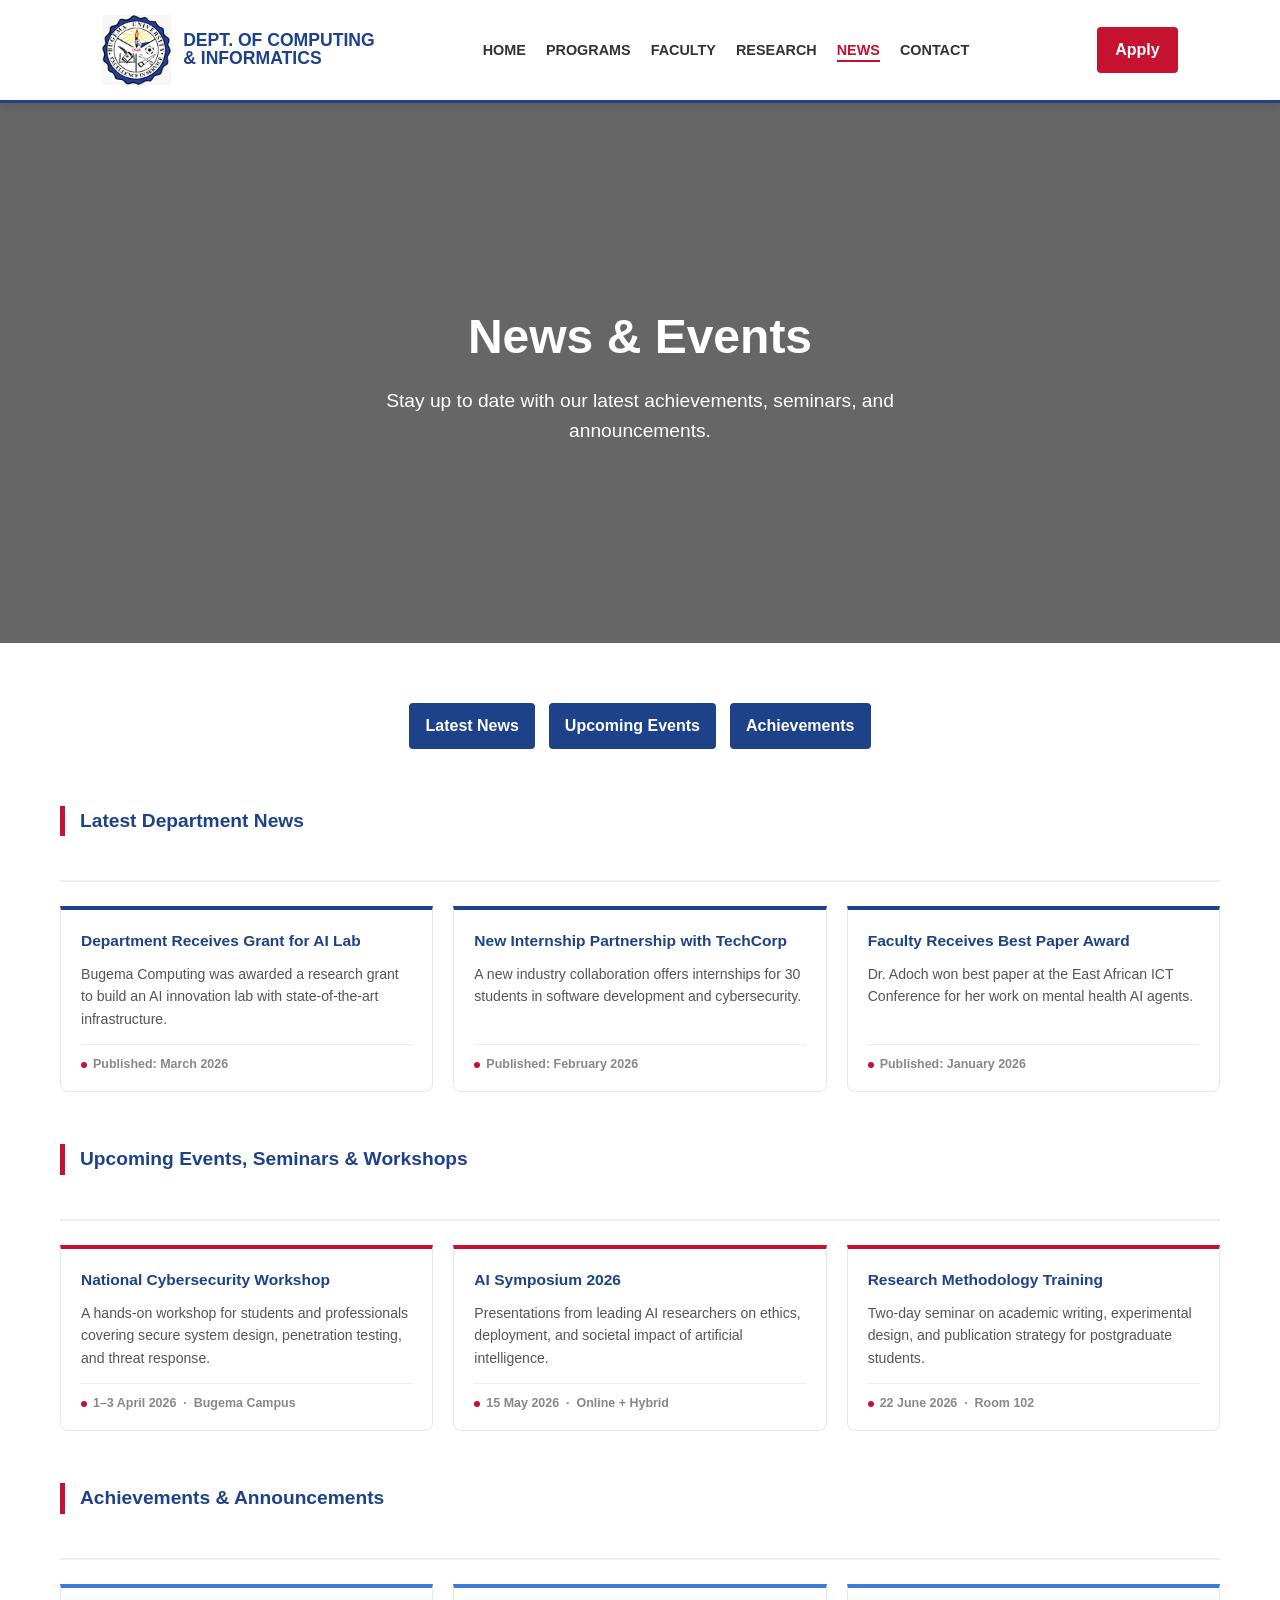
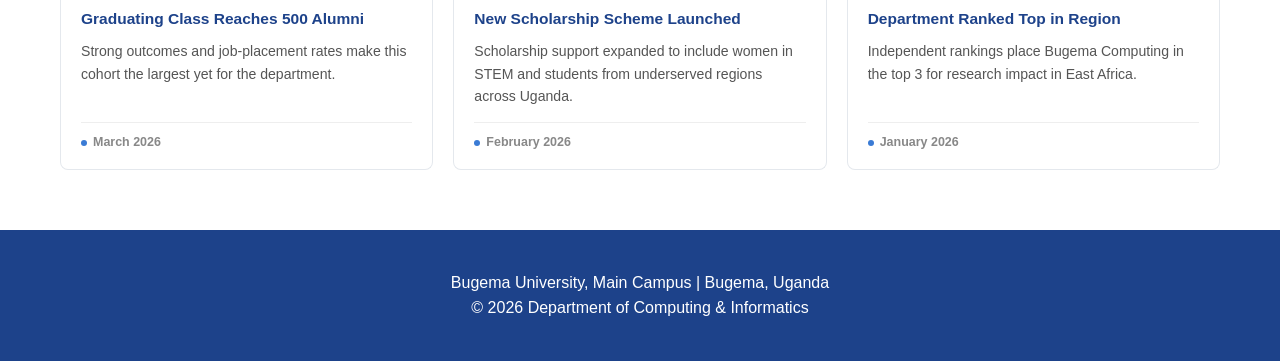
<file: news.html>
<!DOCTYPE html>
<html lang="en">
<head>
    <meta charset="UTF-8">
    <meta name="viewport" content="width=device-width, initial-scale=1.0">
    <title>Bugema Computing | News</title>
    <meta name="description" content="Latest news, upcoming events, and achievements from the Department of Computing & Informatics at Bugema University.">
    <link rel="stylesheet" href="style.css">
    <style>
        /* ── News page styles ── */

        .news-section {
            margin-bottom: 52px;
            scroll-margin-top: 80px;
            margin-top: 2rem;
        }

        .news-section-header {
            display: flex;
            align-items: center;
            gap: 12px;
            padding-bottom: 14px;
            border-bottom: 2px solid #eee;
            margin-bottom: 24px;
        }
        .news-section-header h2 {
            font-size: 1.2rem;
            color: var(--bugema-blue);
        }
        .news-count {
            font-size: 0.72rem;
            font-weight: 700;
            text-transform: uppercase;
            letter-spacing: 0.06em;
            background: var(--bugema-red);
            color: white;
            padding: 3px 9px;
            border-radius: 20px;
        }

        /* Card grid — 3 cols desktop, 1 mobile */
        .news-grid {
            display: grid;
            grid-template-columns: repeat(auto-fit, minmax(260px, 1fr));
            gap: 20px;
        }

        /* News card */
        .news-card {
            background: white;
            border: 1px solid #e4e8ed;
            border-top: 4px solid var(--bugema-blue);
            border-radius: 0 0 8px 8px;
            padding: 20px 20px 16px;
            display: flex;
            flex-direction: column;
            transition: transform 0.25s ease, box-shadow 0.25s ease;
        }
        .news-card:hover {
            transform: translateY(-4px);
            box-shadow: 0 8px 22px rgba(0,0,0,0.09);
        }

        /* Event cards get red top border */
        .news-card.event {
            border-top-color: var(--bugema-red);
        }

        /* Achievement cards get a lighter blue */
        .news-card.achievement {
            border-top-color: #3a7bd5;
        }

        .news-card h3 {
            font-size: 0.97rem;
            color: var(--bugema-blue);
            margin-bottom: 10px;
            line-height: 1.45;
        }
        .news-card p {
            font-size: 0.88rem;
            color: #555;
            line-height: 1.6;
            flex: 1;
            margin-bottom: 14px;
        }
        .news-card .meta {
            font-size: 0.78rem;
            color: #888;
            font-weight: 600;
            border-top: 1px solid #eee;
            padding-top: 10px;
            display: flex;
            align-items: center;
            gap: 6px;
        }
        .news-card .meta::before {
            content: '';
            display: inline-block;
            width: 6px;
            height: 6px;
            border-radius: 50%;
            background: var(--bugema-red);
            flex-shrink: 0;
        }
        .news-card.event .meta::before  { background: var(--bugema-red); }
        .news-card.achievement .meta::before { background: #3a7bd5; }
    </style>
</head>
<body>
    <nav>
        <div class="logo-container">
            <img src="logo.jpeg" alt="Bugema Logo">
            <div class="logo-text">DEPT. OF COMPUTING<br>& INFORMATICS</div>
        </div>
        <ul>
            <li><a href="index.html">Home</a></li>
            <li><a href="programs.html">Programs</a></li>
            <li><a href="faculty.html">Faculty</a></li>
            <li><a href="research.html">Research</a></li>
            <li><a class="active" href="news.html">News</a></li>
            <li><a href="contact.html">Contact</a></li>
        </ul>
        <a class="apply-btn" href="https://erms.bugemauniv.ac.ug/application/" target="_blank" rel="noopener">Apply</a>
        <button class="nav-toggle" id="navToggle" aria-label="Toggle navigation">
            <span></span><span></span><span></span>
        </button>
    </nav>

    <header class="hero">
        <h1>News &amp; Events</h1>
        <p>Stay up to date with our latest achievements, seminars, and announcements.</p>
    </header>

    <section class="container">

        <div style="display: flex; align-items: center; justify-content: center;">

        <!-- Original nav buttons kept -->
        <div class="news-nav">
            <a href="#latest-news">Latest News</a>
            <a href="#upcoming-events">Upcoming Events</a>
            <a href="#achievements">Achievements</a>
        </div>
        </div>

        <!-- Latest News -->
        <article id="latest-news" class="news-section">
            <div class="news-section-header">
                <h2 class="section-heading">Latest Department News</h2>
            </div>
            <div class="news-grid">
                <div class="news-card">
                    <h3>Department Receives Grant for AI Lab</h3>
                    <p>Bugema Computing was awarded a research grant to build an AI innovation lab with state-of-the-art infrastructure.</p>
                    <div class="meta">Published: March 2026</div>
                </div>
                <div class="news-card">
                    <h3>New Internship Partnership with TechCorp</h3>
                    <p>A new industry collaboration offers internships for 30 students in software development and cybersecurity.</p>
                    <div class="meta">Published: February 2026</div>
                </div>
                <div class="news-card">
                    <h3>Faculty Receives Best Paper Award</h3>
                    <p>Dr. Adoch won best paper at the East African ICT Conference for her work on mental health AI agents.</p>
                    <div class="meta">Published: January 2026</div>
                </div>
            </div>
        </article>

        <!-- Upcoming Events -->
        <article id="upcoming-events" class="news-section">
            <div class="news-section-header">
                <h2 class="section-heading">Upcoming Events, Seminars &amp; Workshops</h2>
            </div>
            <div class="news-grid">
                <div class="news-card event">
                    <h3>National Cybersecurity Workshop</h3>
                    <p>A hands-on workshop for students and professionals covering secure system design, penetration testing, and threat response.</p>
                    <div class="meta">1–3 April 2026 &nbsp;·&nbsp; Bugema Campus</div>
                </div>
                <div class="news-card event">
                    <h3>AI Symposium 2026</h3>
                    <p>Presentations from leading AI researchers on ethics, deployment, and societal impact of artificial intelligence.</p>
                    <div class="meta">15 May 2026 &nbsp;·&nbsp; Online + Hybrid</div>
                </div>
                <div class="news-card event">
                    <h3>Research Methodology Training</h3>
                    <p>Two-day seminar on academic writing, experimental design, and publication strategy for postgraduate students.</p>
                    <div class="meta">22 June 2026 &nbsp;·&nbsp; Room 102</div>
                </div>
            </div>
        </article>

        <!-- Achievements -->
        <article id="achievements" class="news-section">
            <div class="news-section-header">
                <h2 class="section-heading">Achievements &amp; Announcements</h2>
            </div>
            <div class="news-grid">
                <div class="news-card achievement">
                    <h3>Graduating Class Reaches 500 Alumni</h3>
                    <p>Strong outcomes and job-placement rates make this cohort the largest yet for the department.</p>
                    <div class="meta">March 2026</div>
                </div>
                <div class="news-card achievement">
                    <h3>New Scholarship Scheme Launched</h3>
                    <p>Scholarship support expanded to include women in STEM and students from underserved regions across Uganda.</p>
                    <div class="meta">February 2026</div>
                </div>
                <div class="news-card achievement">
                    <h3>Department Ranked Top in Region</h3>
                    <p>Independent rankings place Bugema Computing in the top 3 for research impact in East Africa.</p>
                    <div class="meta">January 2026</div>
                </div>
            </div>
        </article>

    </section>

    <footer>
        <p>Bugema University, Main Campus | Bugema, Uganda<br>&copy; 2026 Department of Computing &amp; Informatics</p>
    </footer>

    <script>
        var toggle = document.getElementById('navToggle');
        var menu   = document.querySelector('nav ul');
        toggle.addEventListener('click', function() {
            toggle.classList.toggle('open');
            menu.classList.toggle('open');
        });
    </script>
</body>
</html>
</file>
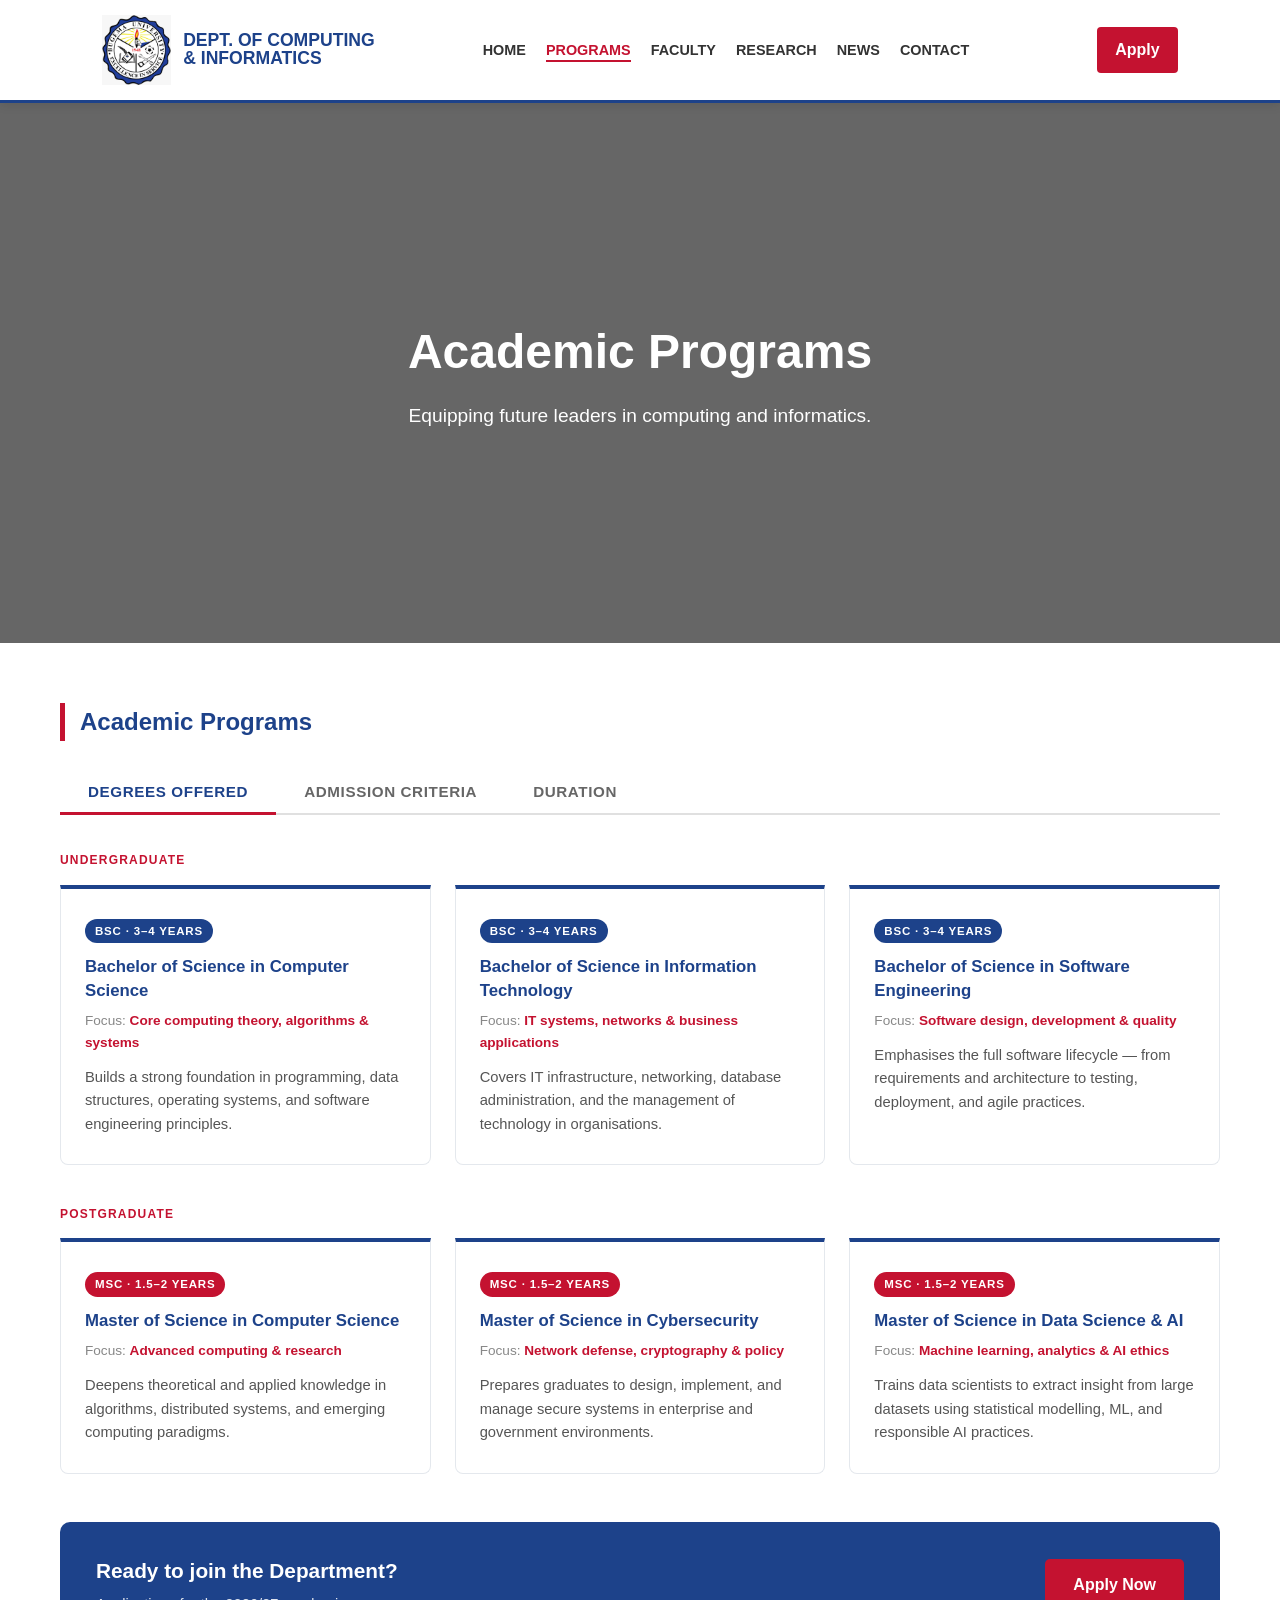
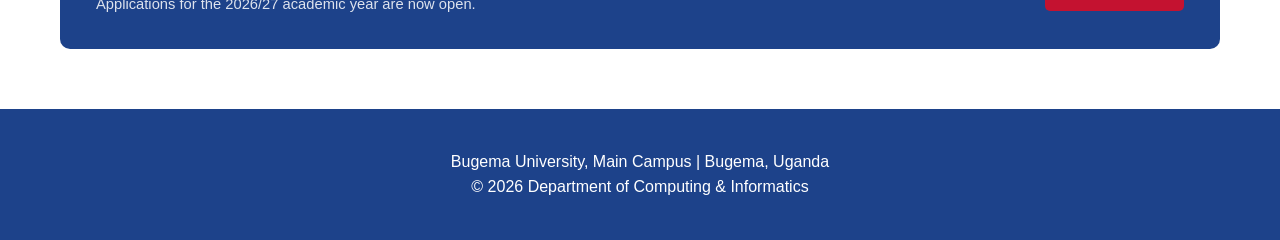
<file: programs.html>
<!DOCTYPE html>
<html lang="en">
<head>
    <meta charset="UTF-8">
    <meta name="viewport" content="width=device-width, initial-scale=1.0">
    <title>Bugema Computing | Programs</title>
    <meta name="description" content="Explore undergraduate and postgraduate computing programs at Bugema University Department of Computing & Informatics.">
    <link rel="stylesheet" href="style.css">
    <style>
        /* ── Programs page styles ── */
        .prog-tabs {
            display: flex;
            gap: 0;
            border-bottom: 2px solid #e0e0e0;
            margin-bottom: 36px;
            flex-wrap: wrap;
        }
        .prog-tab {
            padding: 12px 28px;
            font-weight: 700;
            font-size: 0.95rem;
            text-transform: uppercase;
            letter-spacing: 0.04em;
            cursor: pointer;
            border: none;
            background: none;
            color: #666;
            border-bottom: 3px solid transparent;
            margin-bottom: -2px;
            transition: color 0.2s, border-color 0.2s;
        }
        .prog-tab:hover { color: var(--bugema-blue); }
        .prog-tab.active { color: var(--bugema-blue); border-bottom-color: var(--bugema-red); }

        .tab-panel { display: none; }
        .tab-panel.active { display: block; }

        .program-grid {
            display: grid;
            grid-template-columns: repeat(auto-fit, minmax(280px, 1fr));
            gap: 24px;
            margin-bottom: 40px;
        }
        .program-card {
            background: white;
            border: 1px solid #e4e8ed;
            border-top: 4px solid var(--bugema-blue);
            border-radius: 0 0 8px 8px;
            padding: 28px 24px;
            transition: box-shadow 0.25s ease, transform 0.25s ease;
        }
        .program-card:hover { transform: translateY(-4px); box-shadow: 0 8px 24px rgba(0,0,0,0.09); }
        .level-badge {
            display: inline-block;
            font-size: 0.72rem;
            font-weight: 700;
            text-transform: uppercase;
            letter-spacing: 0.07em;
            background: var(--bugema-blue);
            color: white;
            padding: 3px 10px;
            border-radius: 20px;
            margin-bottom: 12px;
        }
        .program-card h3 { font-size: 1.05rem; color: var(--bugema-blue); margin-bottom: 8px; line-height: 1.4; }
        .program-card .duration { font-size: 0.85rem; color: #888; margin-bottom: 12px; }
        .program-card .duration strong { color: var(--bugema-red); }
        .program-card p { font-size: 0.92rem; color: #555; line-height: 1.6; }

        .sub-heading {
            font-size: 0.75rem;
            font-weight: 700;
            text-transform: uppercase;
            letter-spacing: 0.1em;
            color: var(--bugema-red);
            margin-bottom: 14px;
            margin-top: 36px;
        }
        .sub-heading:first-child { margin-top: 0; }

        .modules-grid {
            display: grid;
            grid-template-columns: repeat(auto-fit, minmax(220px, 1fr));
            gap: 16px;
            margin-bottom: 32px;
        }
        .module-group {
            background: #f8f9fa;
            border-left: 4px solid var(--bugema-blue);
            border-radius: 0 8px 8px 0;
            padding: 16px 18px;
        }
        .module-group h4 {
            font-size: 0.82rem;
            font-weight: 700;
            color: var(--bugema-blue);
            margin-bottom: 10px;
            text-transform: uppercase;
            letter-spacing: 0.04em;
        }
        .module-group ul { list-style: none; padding: 0; margin: 0; }
        .module-group ul li {
            font-size: 0.88rem;
            color: #444;
            padding: 4px 0;
            border-bottom: 1px solid #e8eaed;
            line-height: 1.4;
        }
        .module-group ul li:last-child { border-bottom: none; }

        .capstone-note {
            background: #fff8e1;
            border-left: 4px solid #f9a825;
            border-radius: 0 8px 8px 0;
            padding: 14px 18px;
            font-size: 0.9rem;
            color: #555;
            margin-bottom: 32px;
        }
        .capstone-note strong { color: #e65100; }

        .admission-table { width: 100%; border-collapse: collapse; margin-bottom: 32px; font-size: 0.92rem; }
        .admission-table thead tr { background: var(--bugema-blue); color: white; }
        .admission-table th { padding: 12px 16px; text-align: left; font-weight: 600; font-size: 0.82rem; text-transform: uppercase; letter-spacing: 0.04em; }
        .admission-table td { padding: 12px 16px; border-bottom: 1px solid #eee; color: #444; vertical-align: top; line-height: 1.5; }
        .admission-table tr:nth-child(even) td { background: #f8f9fa; }
        .admission-table tr:hover td { background: #eef2f8; }
        .admission-table td:first-child { font-weight: 700; color: var(--bugema-blue); white-space: nowrap; }

        .duration-grid {
            display: grid;
            grid-template-columns: repeat(auto-fit, minmax(180px, 1fr));
            gap: 16px;
            margin-bottom: 32px;
        }
        .duration-card {
            background: white;
            border: 1px solid #e4e8ed;
            border-radius: 10px;
            padding: 22px 20px;
            text-align: center;
        }
        .duration-card .years { font-size: 2.4rem; font-weight: 800; color: var(--bugema-red); line-height: 1; margin-bottom: 6px; }
        .duration-card .years span { font-size: 1rem; font-weight: 600; color: #888; }
        .duration-card .prog-name { font-size: 0.88rem; font-weight: 700; color: var(--bugema-blue); margin-bottom: 4px; }
        .duration-card .prog-detail { font-size: 0.8rem; color: #888; }

        .apply-banner {
            background: var(--bugema-blue);
            color: white;
            border-radius: 10px;
            padding: 32px 36px;
            display: flex;
            align-items: center;
            justify-content: space-between;
            gap: 20px;
            flex-wrap: wrap;
            margin-top: 48px;
        }
        .apply-banner h3 { font-size: 1.3rem; margin-bottom: 6px; }
        .apply-banner p  { font-size: 0.92rem; opacity: 0.85; }
        .apply-banner a {
            background: var(--bugema-red);
            color: white;
            padding: 13px 28px;
            border-radius: 5px;
            font-weight: 700;
            text-decoration: none;
            white-space: nowrap;
            transition: background 0.2s;
            flex-shrink: 0;
        }
        .apply-banner a:hover { background: #a20d26; }

        @media (max-width: 640px) {
            .prog-tab { padding: 10px 14px; font-size: 0.8rem; }
            .admission-table { font-size: 0.8rem; }
            .admission-table th, .admission-table td { padding: 10px 8px; }
            .admission-table td:first-child { white-space: normal; }
        }
    </style>
</head>
<body>
    <nav>
        <div class="logo-container">
            <img src="logo.jpeg" alt="Bugema Logo">
            <div class="logo-text">DEPT. OF COMPUTING<br>& INFORMATICS</div>
        </div>
        <ul>
            <li><a href="index.html">Home</a></li>
            <li><a class="active" href="programs.html">Programs</a></li>
            <li><a href="faculty.html">Faculty</a></li>
            <li><a href="research.html">Research</a></li>
            <li><a href="news.html">News</a></li>
            <li><a href="contact.html">Contact</a></li>
        </ul>
        <a class="apply-btn" href="https://erms.bugemauniv.ac.ug/application/" target="_blank" rel="noopener">Apply</a>
        <button class="nav-toggle" id="navToggle" aria-label="Toggle navigation">
            <span></span><span></span><span></span>
        </button>
    </nav>

    <header class="hero">
        <h1>Academic Programs</h1>
        <p>Equipping future leaders in computing and informatics.</p>
    </header>

    <section class="container">

        <h2 class="section-heading">Academic Programs</h2>

        <div class="prog-tabs" role="tablist">
            <button class="prog-tab active" role="tab" data-tab="degrees">Degrees Offered</button>
            <!-- <button class="prog-tab" role="tab" data-tab="courses">Course Modules</button> -->
            <button class="prog-tab" role="tab" data-tab="admission">Admission Criteria</button>
            <button class="prog-tab" role="tab" data-tab="duration">Duration</button>
        </div>

        <!-- TAB 1: Degrees Offered -->
        <div class="tab-panel active" id="tab-degrees">

            <p class="sub-heading">Undergraduate</p>
            <div class="program-grid">
                <div class="program-card">
                    <span class="level-badge">BSc &middot; 3&ndash;4 Years</span>
                    <h3>Bachelor of Science in Computer Science</h3>
                    <p class="duration">Focus: <strong>Core computing theory, algorithms &amp; systems</strong></p>
                    <p>Builds a strong foundation in programming, data structures, operating systems, and software engineering principles.</p>
                </div>
                <div class="program-card">
                    <span class="level-badge">BSc &middot; 3&ndash;4 Years</span>
                    <h3>Bachelor of Science in Information Technology</h3>
                    <p class="duration">Focus: <strong>IT systems, networks &amp; business applications</strong></p>
                    <p>Covers IT infrastructure, networking, database administration, and the management of technology in organisations.</p>
                </div>
                <div class="program-card">
                    <span class="level-badge">BSc &middot; 3&ndash;4 Years</span>
                    <h3>Bachelor of Science in Software Engineering</h3>
                    <p class="duration">Focus: <strong>Software design, development &amp; quality</strong></p>
                    <p>Emphasises the full software lifecycle — from requirements and architecture to testing, deployment, and agile practices.</p>
                </div>
            </div>

            <p class="sub-heading">Postgraduate</p>
            <div class="program-grid">
                <div class="program-card">
                    <span class="level-badge" style="background:var(--bugema-red);">MSc &middot; 1.5&ndash;2 Years</span>
                    <h3>Master of Science in Computer Science</h3>
                    <p class="duration">Focus: <strong>Advanced computing &amp; research</strong></p>
                    <p>Deepens theoretical and applied knowledge in algorithms, distributed systems, and emerging computing paradigms.</p>
                </div>
                <div class="program-card">
                    <span class="level-badge" style="background:var(--bugema-red);">MSc &middot; 1.5&ndash;2 Years</span>
                    <h3>Master of Science in Cybersecurity</h3>
                    <p class="duration">Focus: <strong>Network defense, cryptography &amp; policy</strong></p>
                    <p>Prepares graduates to design, implement, and manage secure systems in enterprise and government environments.</p>
                </div>
                <div class="program-card">
                    <span class="level-badge" style="background:var(--bugema-red);">MSc &middot; 1.5&ndash;2 Years</span>
                    <h3>Master of Science in Data Science &amp; AI</h3>
                    <p class="duration">Focus: <strong>Machine learning, analytics &amp; AI ethics</strong></p>
                    <p>Trains data scientists to extract insight from large datasets using statistical modelling, ML, and responsible AI practices.</p>
                </div>
            </div>

        </div>

        <!-- TAB 2: Course Modules -->
        <div class="tab-panel" id="tab-courses">

            <p class="sub-heading">Core modules</p>
            <div class="modules-grid">
                <div class="module-group">
                    <h4>Programming &amp; Software</h4>
                    <ul>
                        <li>Software Development Lifecycle</li>
                        <li>Data Structures &amp; Algorithms</li>
                        <li>Object-Oriented Programming</li>
                        <li>Web &amp; Mobile Development</li>
                    </ul>
                </div>
                <div class="module-group">
                    <h4>Systems &amp; Infrastructure</h4>
                    <ul>
                        <li>Database Systems &amp; Design</li>
                        <li>Networks &amp; Security</li>
                        <li>Operating Systems</li>
                        <li>Cloud Computing</li>
                    </ul>
                </div>
                <div class="module-group">
                    <h4>Intelligence &amp; Analytics</h4>
                    <ul>
                        <li>Artificial Intelligence</li>
                        <li>Machine Learning</li>
                        <li>Big Data Analytics</li>
                        <li>Information Systems</li>
                    </ul>
                </div>
                <div class="module-group">
                    <h4>Professional &amp; Research</h4>
                    <ul>
                        <li>Research Methods</li>
                        <li>Professional Ethics</li>
                        <li>Entrepreneurship in ICT</li>
                        <!-- <li>Thesis / Capstone Project</li> -->
                    </ul>
                </div>
            </div>

            <div class="capstone-note">
                <strong>Capstone requirement:</strong> All final-year students complete either a capstone project or a full research thesis, applying skills to a real-world problem in collaboration with industry or community partners.
            </div>

            <p class="sub-heading">Elective tracks</p>
            <div class="modules-grid">
                <div class="module-group" style="border-left-color:var(--bugema-red);">
                    <h4>Cybersecurity Track</h4>
                    <ul>
                        <li>Ethical Hacking &amp; Penetration Testing</li>
                        <li>Digital Forensics</li>
                        <li>Cryptography</li>
                    </ul>
                </div>
                <div class="module-group" style="border-left-color:var(--bugema-red);">
                    <h4>Data Science Track</h4>
                    <ul>
                        <li>Deep Learning</li>
                        <li>Natural Language Processing</li>
                        <li>Data Visualisation</li>
                    </ul>
                </div>
                <div class="module-group" style="border-left-color:var(--bugema-red);">
                    <h4>Software Engineering Track</h4>
                    <ul>
                        <li>DevOps &amp; CI/CD Pipelines</li>
                        <li>Microservices Architecture</li>
                        <li>Human-Computer Interaction</li>
                    </ul>
                </div>
            </div>

        </div>

        <!-- TAB 3: Admission Criteria -->
        <div class="tab-panel" id="tab-admission">

            <table class="admission-table">
                <thead>
                    <tr>
                        <th>Category</th>
                        <th>Requirement</th>
                    </tr>
                </thead>
                <tbody>
                    <tr>
                        <td>Undergraduate</td>
                        <td>Uganda Certificate of Education (UCE) with passes in Mathematics and English, plus Uganda Advanced Certificate of Education (UACE) or equivalent. Entry test may be required.</td>
                    </tr>
                    <tr>
                        <td>Postgraduate (Taught)</td>
                        <td>Bachelor's degree in Computing, IT, or a related field with a minimum of a Second Class degree. Two academic references required.</td>
                    </tr>
                    <tr>
                        <td>Postgraduate (Research)</td>
                        <td>As above, plus a research proposal and an interview with the supervisory team. A First Class or Upper Second Class degree is preferred.</td>
                    </tr>
                    <tr>
                        <td>International Applicants</td>
                        <td>Proof of English language proficiency (IELTS 6.0 or equivalent) and certified equivalence of prior qualifications from the Uganda National Examinations Board (UNEB).</td>
                    </tr>
                    <tr>
                        <td>Mature Entry</td>
                        <td>Applicants aged 25+ with relevant professional experience may apply through the mature entry route. Portfolio or written statement required.</td>
                    </tr>
                </tbody>
            </table>

            <div class="capstone-note">
                <strong>How to apply:</strong> All applications are submitted through the Bugema University online portal. Ensure all supporting documents (transcripts, ID, references) are uploaded before submission.
                <br><a href="https://erms.bugemauniv.ac.ug/application/" target="_blank" rel="noopener" style="color:var(--bugema-blue); font-weight:700;">Start your application &rarr;</a>
            </div>

        </div>

        <!-- TAB 4: Duration -->
        <div class="tab-panel" id="tab-duration">

            <p class="sub-heading">Program lengths at a glance</p>
            <div class="duration-grid">
                <div class="duration-card">
                    <div class="years">3&ndash;4 <span>yrs</span></div>
                    <div class="prog-name">BSc Programs</div>
                    <div class="prog-detail">Full-time undergraduate</div>
                </div>
                <div class="duration-card">
                    <div class="years">1.5&ndash;2 <span>yrs</span></div>
                    <div class="prog-name">MSc Taught</div>
                    <div class="prog-detail">Full-time postgraduate</div>
                </div>
                <div class="duration-card">
                    <div class="years">2&ndash;3 <span>yrs</span></div>
                    <div class="prog-name">MSc Research</div>
                    <div class="prog-detail">Thesis-based postgraduate</div>
                </div>
            </div>

            <p class="sub-heading">Structure breakdown</p>
            <table class="admission-table">
                <thead>
                    <tr>
                        <th>Program</th>
                        <th>Total Credits</th>
                        <th>Taught Modules</th>
                    </tr>
                </thead>
                <tbody>
                    <tr>
                        <td>BSc Computer Science</td>
                        <td>480 credit hours</td>
                        <td>Years 1&ndash;3</td>
                    </tr>
                    <tr>
                        <td>BSc Information Technology</td>
                        <td>480 credit hours</td>
                        <td>Years 1&ndash;3</td>
                    </tr>
                    <tr>
                        <td>BSc Software Engineering</td>
                        <td>480 credit hours</td>
                        <td>Years 1&ndash;3</td>
                   
                    </tr>
                    <tr>
                        <td>MSc Computer Science</td>
                        <td>180 credit hours</td>
                        <td>Semester 1&ndash;2</td>
                    </tr>
                    <tr>
                        <td>MSc Cybersecurity</td>
                        <td>180 credit hours</td>
                        <td>Semester 1&ndash;2</td>
                    </tr>
                    <tr>
                        <td>MSc Data Science &amp; AI</td>
                        <td>180 credit hours</td>
                        <td>Semester 1&ndash;2</td>
                    </tr>
                </tbody>
            </table>

        </div>

        <!-- Apply CTA -->
        <div class="apply-banner">
            <div>
                <h3>Ready to join the Department?</h3>
                <p>Applications for the 2026/27 academic year are now open.</p>
            </div>
            <a href="https://erms.bugemauniv.ac.ug/application/" target="_blank" rel="noopener">Apply Now</a>
        </div>

    </section>

    <footer>
        <p>Bugema University, Main Campus | Bugema, Uganda<br>&copy; 2026 Department of Computing &amp; Informatics</p>
    </footer>

    <script>
        var toggle = document.getElementById('navToggle');
        var menu   = document.querySelector('nav ul');
        toggle.addEventListener('click', function() {
            toggle.classList.toggle('open');
            menu.classList.toggle('open');
        });

        var tabs   = document.querySelectorAll('.prog-tab');
        var panels = document.querySelectorAll('.tab-panel');
        tabs.forEach(function(tab) {
            tab.addEventListener('click', function() {
                tabs.forEach(function(t) { t.classList.remove('active'); });
                panels.forEach(function(p) { p.classList.remove('active'); });
                tab.classList.add('active');
                document.getElementById('tab-' + tab.dataset.tab).classList.add('active');
            });
        });
    </script>
</body>
</html>
</file>
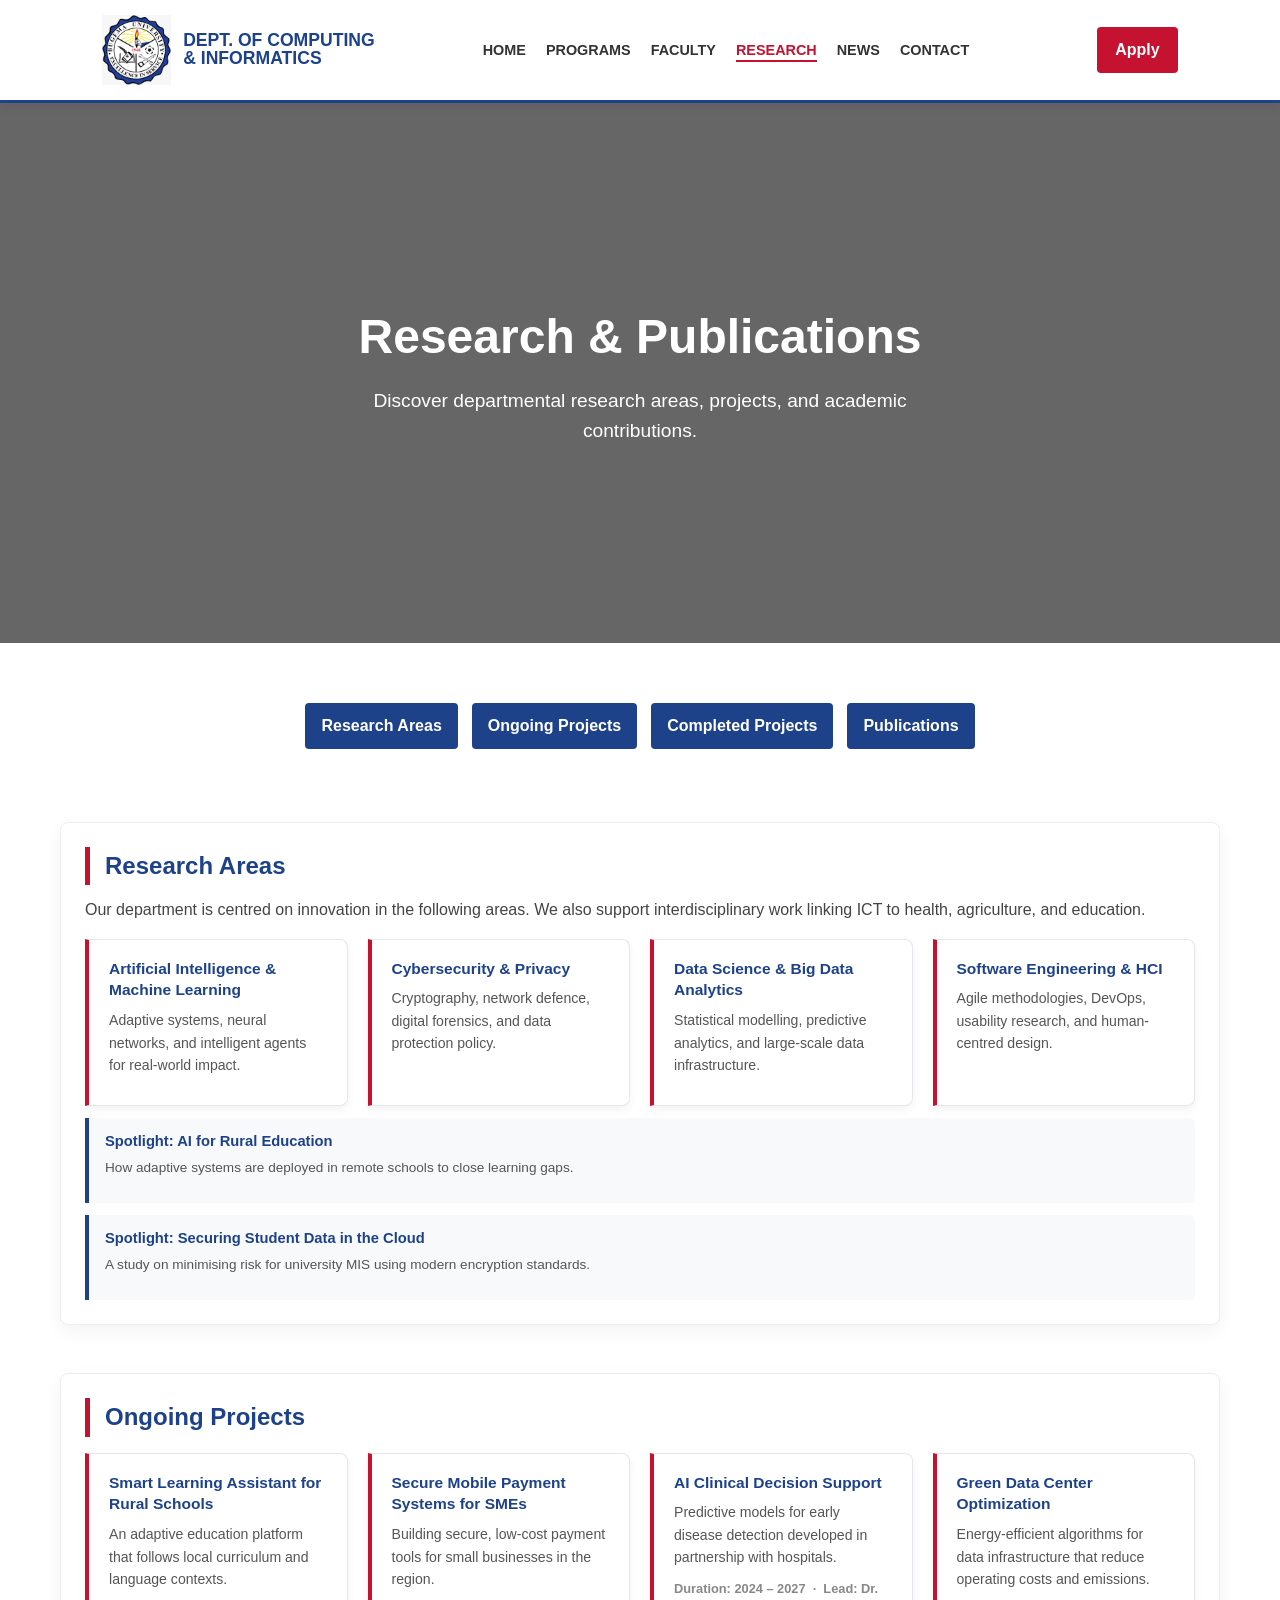
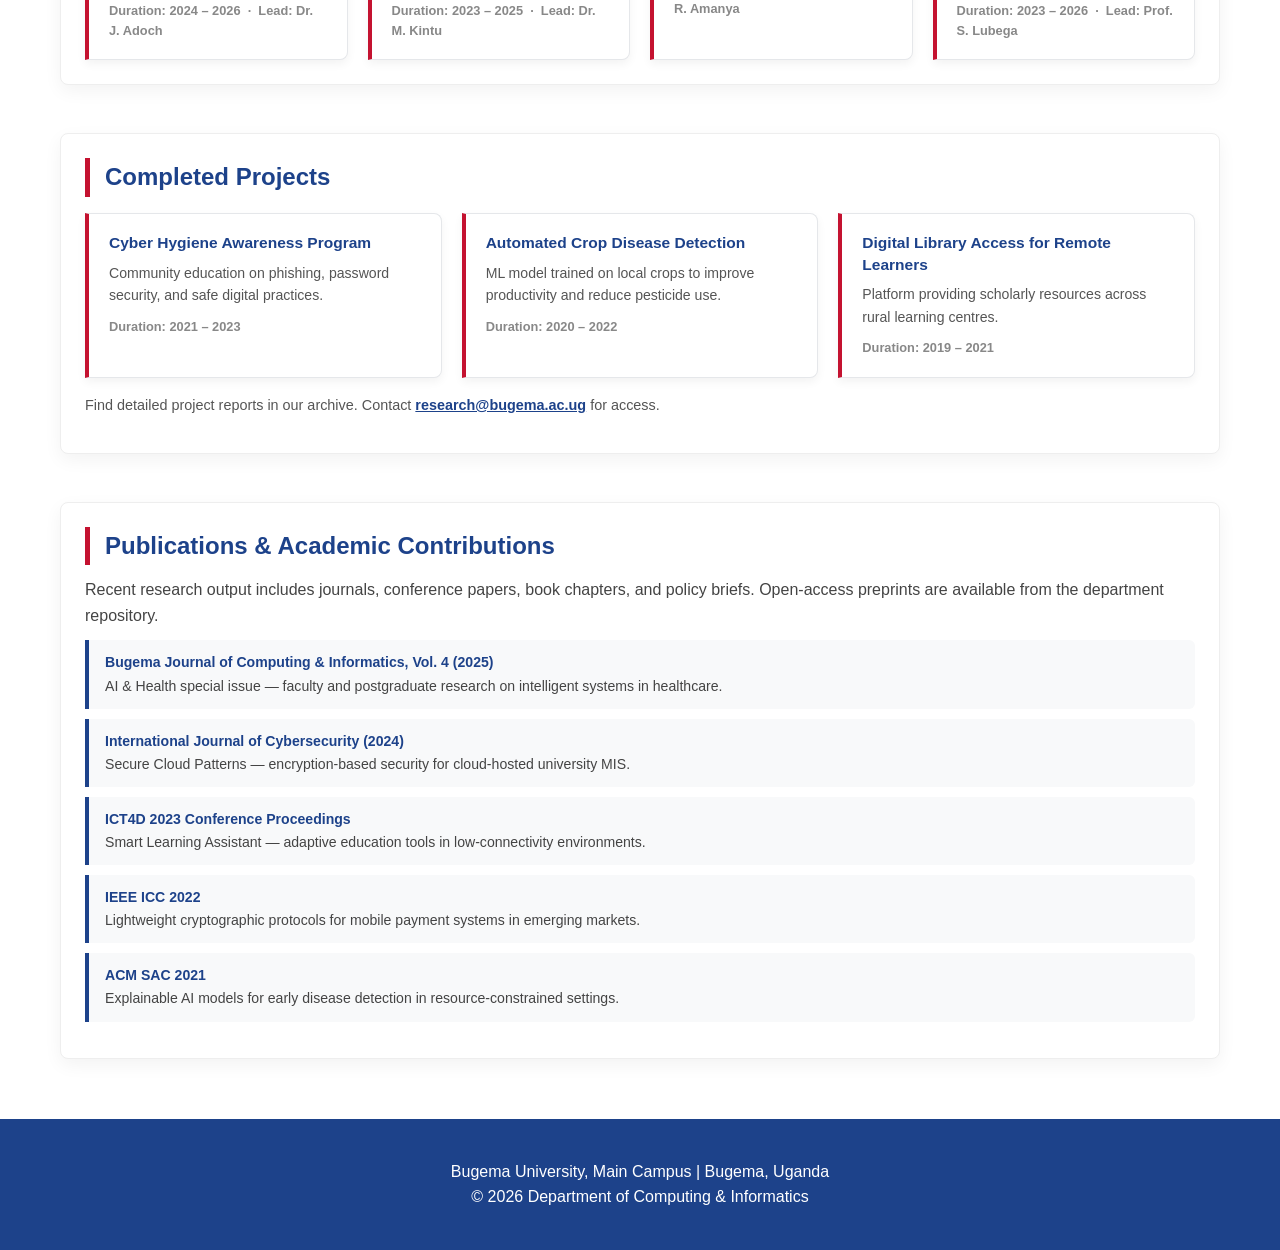
<file: research.html>
<!DOCTYPE html>
<html lang="en">
<head>
    <meta charset="UTF-8">
    <meta name="viewport" content="width=device-width, initial-scale=1.0">
    <title>Bugema Computing | Research</title>
    <link rel="stylesheet" href="style.css">
    <style>
        /* Research page extras */
        .research-item-grid {
            display: grid;
            grid-template-columns: repeat(auto-fit, minmax(260px, 1fr));
            gap: 20px;
            margin-top: 16px;
        }
        .research-item {
            background: #fff;
            border: 1px solid #e5e7ea;
            border-left: 4px solid var(--bugema-red);
            border-radius: 0 8px 8px 0;
            padding: 18px 20px;
        }
        .research-item h3 {
            font-size: 0.97rem;
            color: var(--bugema-blue);
            margin-bottom: 8px;
            line-height: 1.4;
        }
        .research-item p {
            font-size: 0.88rem;
            color: #555;
            line-height: 1.6;
            margin-bottom: 10px;
        }
        .research-item .meta {
            font-size: 0.8rem;
            color: #888;
            font-weight: 600;
        }

        .research-news-item {
            background: #f8f9fa;
            border-left: 4px solid var(--bugema-blue);
            border-radius: 0 6px 6px 0;
            padding: 12px 16px;
            margin-top: 12px;
        }
        .research-news-item h3 {
            font-size: 0.92rem;
            color: var(--bugema-blue);
            margin-bottom: 4px;
        }
        .research-news-item p {
            font-size: 0.85rem;
            color: #555;
        }

        .pub-list {
            list-style: none;
            padding: 0;
            margin: 12px 0 0;
            display: flex;
            flex-direction: column;
            gap: 10px;
        }
        .pub-list li {
            padding: 12px 16px;
            background: #f8f9fa;
            border-left: 4px solid var(--bugema-blue);
            border-radius: 0 6px 6px 0;
            font-size: 0.88rem;
            color: #444;
            line-height: 1.5;
        }
        .pub-list li strong {
            display: block;
            color: var(--bugema-blue);
            margin-bottom: 2px;
        }
    </style>
</head>
<body>
    <nav>
        <div class="logo-container">
            <img src="logo.jpeg" alt="Bugema Logo">
            <div class="logo-text">DEPT. OF COMPUTING<br>& INFORMATICS</div>
        </div>
        <ul>
            <li><a href="index.html">Home</a></li>
            <li><a href="programs.html">Programs</a></li>
            <li><a href="faculty.html">Faculty</a></li>
            <li><a class="active" href="research.html">Research</a></li>
            <li><a href="news.html">News</a></li>
            <li><a href="contact.html">Contact</a></li>
        </ul>
        <a class="apply-btn" href="https://erms.bugemauniv.ac.ug/application/" target="_blank" rel="noopener">Apply</a>
        <button class="nav-toggle" id="navToggle" aria-label="Toggle navigation">
            <span></span><span></span><span></span>
        </button>
    </nav>

    <header class="hero">
        <h1 section-heading>Research &amp; Publications</h1>
        <p>Discover departmental research areas, projects, and academic contributions.</p>
    </header>

    <section class="container">
        <div style="display: flex; align-items: center; justify-content: center;">

        <!-- Original-style nav buttons -->
        <div class="research-nav">
            <a href="#research-areas">Research Areas</a>
            <a href="#ongoing-projects">Ongoing Projects</a>
            <a href="#completed-projects">Completed Projects</a>
            <a href="#publications">Publications</a>
        </div>
        </div>

        <!-- Research Areas -->
        <article id="research-areas" class="research-card">
            <h2 class="section-heading">Research Areas</h2>
            <p>Our department is centred on innovation in the following areas. We also support interdisciplinary work linking ICT to health, agriculture, and education.</p>
            <div class="research-item-grid">
                <div class="research-item">
                    <h3>Artificial Intelligence &amp; Machine Learning</h3>
                    <p>Adaptive systems, neural networks, and intelligent agents for real-world impact.</p>
                </div>
                <div class="research-item">
                    <h3>Cybersecurity &amp; Privacy</h3>
                    <p>Cryptography, network defence, digital forensics, and data protection policy.</p>
                </div>
                <div class="research-item">
                    <h3>Data Science &amp; Big Data Analytics</h3>
                    <p>Statistical modelling, predictive analytics, and large-scale data infrastructure.</p>
                </div>
                
                <div class="research-item">
                    <h3>Software Engineering &amp; HCI</h3>
                    <p>Agile methodologies, DevOps, usability research, and human-centred design.</p>
                </div>
            </div>
            <div class="research-news-item">
                <h3>Spotlight: AI for Rural Education</h3>
                <p>How adaptive systems are deployed in remote schools to close learning gaps.</p>
            </div>
            <div class="research-news-item">
                <h3>Spotlight: Securing Student Data in the Cloud</h3>
                <p>A study on minimising risk for university MIS using modern encryption standards.</p>
            </div>
        </article>

        <!-- Ongoing Projects -->
        <article id="ongoing-projects" class="research-card">
            <h2 class="section-heading">Ongoing Projects</h2>
            <div class="research-item-grid">
                <div class="research-item">
                    <h3>Smart Learning Assistant for Rural Schools</h3>
                    <p>An adaptive education platform that follows local curriculum and language contexts.</p>
                    <div class="meta">Duration: 2024 – 2026 &nbsp;·&nbsp; Lead: Dr. J. Adoch</div>
                </div>
                <div class="research-item">
                    <h3>Secure Mobile Payment Systems for SMEs</h3>
                    <p>Building secure, low-cost payment tools for small businesses in the region.</p>
                    <div class="meta">Duration: 2023 – 2025 &nbsp;·&nbsp; Lead: Dr. M. Kintu</div>
                </div>
                <div class="research-item">
                    <h3>AI Clinical Decision Support</h3>
                    <p>Predictive models for early disease detection developed in partnership with hospitals.</p>
                    <div class="meta">Duration: 2024 – 2027 &nbsp;·&nbsp; Lead: Dr. R. Amanya</div>
                </div>
                <div class="research-item">
                    <h3>Green Data Center Optimization</h3>
                    <p>Energy-efficient algorithms for data infrastructure that reduce operating costs and emissions.</p>
                    <div class="meta">Duration: 2023 – 2026 &nbsp;·&nbsp; Lead: Prof. S. Lubega</div>
                </div>
            </div>
        </article>

        <!-- Completed Projects -->
        <article id="completed-projects" class="research-card">
            <h2 class="section-heading">Completed Projects</h2>
            <div class="research-item-grid">
                <div class="research-item">
                    <h3>Cyber Hygiene Awareness Program</h3>
                    <p>Community education on phishing, password security, and safe digital practices.</p>
                    <div class="meta">Duration: 2021 – 2023</div>
                </div>
                <div class="research-item">
                    <h3>Automated Crop Disease Detection</h3>
                    <p>ML model trained on local crops to improve productivity and reduce pesticide use.</p>
                    <div class="meta">Duration: 2020 – 2022</div>
                </div>
                <div class="research-item">
                    <h3>Digital Library Access for Remote Learners</h3>
                    <p>Platform providing scholarly resources across rural learning centres.</p>
                    <div class="meta">Duration: 2019 – 2021</div>
                </div>
            </div>
            <p style="margin-top:16px; font-size:0.9rem; color:#555;">Find detailed project reports in our archive. Contact <a href="mailto:research@bugema.ac.ug" style="color:var(--bugema-blue); font-weight:600;">research@bugema.ac.ug</a> for access.</p>
        </article>

        <!-- Publications -->
        <article id="publications" class="research-card">
            <h2 class="section-heading">Publications &amp; Academic Contributions</h2>
            <p>Recent research output includes journals, conference papers, book chapters, and policy briefs. Open-access preprints are available from the department repository.</p>
            <ul class="pub-list">
                <li>
                    <strong>Bugema Journal of Computing &amp; Informatics, Vol. 4 (2025)</strong>
                    AI &amp; Health special issue — faculty and postgraduate research on intelligent systems in healthcare.
                </li>
                <li>
                    <strong>International Journal of Cybersecurity (2024)</strong>
                    Secure Cloud Patterns — encryption-based security for cloud-hosted university MIS.
                </li>
                <li>
                    <strong>ICT4D 2023 Conference Proceedings</strong>
                    Smart Learning Assistant — adaptive education tools in low-connectivity environments.
                </li>
                <li>
                    <strong>IEEE ICC 2022</strong>
                    Lightweight cryptographic protocols for mobile payment systems in emerging markets.
                </li>
                <li>
                    <strong>ACM SAC 2021</strong>
                    Explainable AI models for early disease detection in resource-constrained settings.
                </li>
            </ul>
        </article>

    </section>

    <footer>
        <p>Bugema University, Main Campus | Bugema, Uganda<br>&copy; 2026 Department of Computing &amp; Informatics</p>
    </footer>

    <script>
        var toggle = document.getElementById('navToggle');
        var menu   = document.querySelector('nav ul');
        toggle.addEventListener('click', function() {
            toggle.classList.toggle('open');
            menu.classList.toggle('open');
        });
    </script>
</body>
</html>
</file>
<file: style.css>
:root {
    --bugema-blue: #1D428A;
    --bugema-red: #C41230;
    --white: #ffffff;
    --light-bg: #f8f9fa;
    --text-main: #333;
    --transition: 0.3s ease;
}

html { scroll-behavior: smooth; }

* { margin: 0; padding: 0; box-sizing: border-box; font-family: 'Segoe UI', Roboto, Helvetica, Arial, sans-serif; }

body { line-height: 1.6; color: var(--text-main); }

/* Reusable section heading — replaces inline styles across pages */
.section-heading {
    border-left: 5px solid var(--bugema-red);
    padding-left: 15px;
    margin-bottom: 30px;
    color: var(--bugema-blue);
}

/* Sticky Navbar */
nav {
    display: flex;
    justify-content: space-between;
    align-items: center;
    padding: 15px 8%;
    background: var(--white);
    border-bottom: 3px solid var(--bugema-blue);
    position: sticky;
    top: 0;
    z-index: 1000;
    box-shadow: 0 2px 10px rgba(0,0,0,0.1);
}

.logo-container { display: flex; align-items: center; gap: 12px; }
.logo-container img { height: 70px; }
.logo-text { font-weight: 800; color: var(--bugema-blue); font-size: 1.1rem; line-height: 1; }

nav ul { display: flex; list-style: none; gap: 20px; }
nav ul li a { text-decoration: none; color: var(--text-main); font-weight: 600; font-size: 0.9rem; text-transform: uppercase; transition: var(--transition); }
nav ul li a:hover, nav ul li a.active { color: var(--bugema-red); border-bottom: 2px solid var(--bugema-red); padding-bottom: 2px; }
.apply-btn { display: inline-block; background: var(--bugema-red); color: white; padding: 10px 18px; border-radius: 4px; font-weight: 700; text-decoration: none; transition: var(--transition); margin-left: 20px; }
.apply-btn:hover { background: #a20d26; }

/* Hamburger button — hidden on desktop */
.nav-toggle {
    display: none;
    flex-direction: column;
    justify-content: center;
    gap: 5px;
    background: none;
    border: none;
    cursor: pointer;
    padding: 4px;
    margin-left: auto;
}
.nav-toggle span {
    display: block;
    width: 24px;
    height: 2px;
    background: var(--bugema-blue);
    border-radius: 2px;
    transition: var(--transition);
}
/* Animate hamburger → X when open */
.nav-toggle.open span:nth-child(1) { transform: translateY(7px) rotate(45deg); }
.nav-toggle.open span:nth-child(2) { opacity: 0; }
.nav-toggle.open span:nth-child(3) { transform: translateY(-7px) rotate(-45deg); }

@media (max-width: 900px) {
    nav { flex-wrap: wrap; padding: 14px 5%; }
    .nav-toggle { display: flex; }
    nav ul {
        display: none;
        flex-direction: column;
        width: 100%;
        gap: 0;
        border-top: 1px solid #eee;
        margin-top: 8px;
        padding-top: 8px;
    }
    nav ul.open { display: flex; }
    nav ul li a {
        display: block;
        padding: 10px 4px;
        border-bottom: 1px solid #f0f0f0;
        font-size: 0.95rem;
    }
    nav ul li a:hover, nav ul li a.active {
        border-bottom: 1px solid #f0f0f0;
        color: var(--bugema-red);
        padding-bottom: 10px;
    }
    .apply-btn { margin-left: 0; width: 100%; text-align: center; margin-top: 10px; }
}

/* Hero Section */
.hero {
    height: 60vh;
    background: linear-gradient(rgba(0,0,0,0.6), rgba(0,0,0,0.6)), url('https://kampalacampus.bugemauniv.ac.ug/wp-content/uploads/2024/10/Bugema-University-Cyber-Stars-Competition-2022-at-UCC-Uganda6.jpeg');
    background-size: cover;
    background-position: center;
    display: flex;
    flex-direction: column;
    justify-content: center;
    align-items: center;
    color: white;
    text-align: center;
    padding: 0 20px;
}

.hero h1 { font-size: clamp(1.8rem, 5vw, 3rem); margin-bottom: 10px; }
.hero p  { font-size: clamp(0.95rem, 2.5vw, 1.2rem); max-width: 600px; }

/* Grid Layouts */
.container { max-width: 1200px; margin: 60px auto; padding: 0 20px; }
.grid { display: grid; grid-template-columns: repeat(auto-fit, minmax(300px, 1fr)); gap: 30px; }

/* Cards */
.card {
    background: white;
    padding: 30px;
    border: 1px solid #eee;
    border-top: 5px solid var(--bugema-blue);
    transition: transform 0.25s ease, box-shadow 0.25s ease;
}
.card:hover { transform: translateY(-5px); box-shadow: 0 8px 24px rgba(0,0,0,0.1); }

/* Buttons */
.btn {
    background: var(--bugema-red);
    color: white;
    padding: 12px 25px;
    text-decoration: none;
    font-weight: bold;
    display: inline-block;
    border-radius: 4px;
    margin-top: 15px;
}

footer { background: var(--bugema-blue); color: white; padding: 40px 8%; text-align: center; }

.contact-section { background: var(--light-bg); padding: 40px 8%; border-top: 1px solid #ddd; }
.contact-section h2 { color: var(--bugema-blue); margin-bottom: 15px; }
.contact-section p { color: #444; margin-bottom: 25px; }
.contact-grid { display: grid; grid-template-columns: repeat(auto-fit, minmax(220px, 1fr)); gap: 20px; margin-bottom: 25px; }
.contact-card { background: white; border: 1px solid #e1e3e6; border-left: 5px solid var(--bugema-red); padding: 18px; border-radius: 8px; }
.contact-card h3 { margin-bottom: 8px; color: var(--bugema-red); }
.contact-form { background: white; border: 1px solid #e1e3e6; padding: 20px; border-radius: 8px; }
.contact-form h3 { margin-bottom: 12px; color: var(--bugema-blue); }
.contact-form input, .contact-form textarea { width: 100%; padding: 10px 12px; margin-bottom: 12px; border: 1px solid #ccc; border-radius: 4px; }
.contact-form button { display: inline-block; margin-top: 4px; }

.faculty-grid {
    display: grid;
    grid-template-columns: repeat(auto-fit, minmax(250px, 1fr));
    gap: 30px;
    margin-top: 20px;
}

.faculty-card {
    background: white;
    border: 1px solid #eee;
    border-top: 5px solid var(--bugema-red);
    padding: 25px;
    text-align: center;
}

.faculty-photo {
    width: 120px;
    height: 120px;
    margin: 0 auto 16px;
    border-radius: 50%;
    object-fit: cover;
    border: 2px solid var(--bugema-blue);
}

.faculty-card h3 {
    color: var(--bugema-red);
    margin-bottom: 8px;
    font-size: 1.3rem;
}

.faculty-card p {
    color: #444;
    margin-bottom: 8px;
    line-height: 1.5;
    font-size: 0.97rem;
}

.faculty-card p strong {
    color: var(--bugema-blue);
}

.research-grid {
    display: grid;
    grid-template-columns: repeat(auto-fit, minmax(300px, 1fr));
    gap: 25px;
    margin-top: 20px;
}

.research-card {
    background: white;
    border: 1px solid #eee;
    border-radius: 8px;
    padding: 24px;
    box-shadow: 0 6px 18px rgba(0,0,0,0.05);
    margin-top: 3rem;
}

.research-card h2 {
    color: var(--bugema-blue);
    margin-bottom: 12px;
}

.research-card p,
.research-card ul {
    color: #444;
    line-height: 1.6;
    margin-bottom: 12px;
}

.news-nav, .research-nav {
    display: flex;
    flex-wrap: wrap;
    gap: 14px;
    margin-bottom: 25px;
    align-items: center;
}

.news-nav a, .research-nav a {
    display: inline-flex;
    align-items: center;
    justify-content: center;
    padding: 10px 16px;
    background: var(--bugema-blue);
    color: white;
    border-radius: 4px;
    text-decoration: none;
    font-weight: 600;
    transition: all var(--transition);
}

.research-nav a:hover {
    background: var(--bugema-red);
}

.research-card ul {
    list-style-type: none;
    padding-left: 0;
}

.research-row {
    display: flex;
    flex-wrap: nowrap;
    gap: 16px;
    margin-top: 14px;
    overflow-x: auto;
    padding-bottom: 6px;
}

.research-row::-webkit-scrollbar {
    height: 8px;
}

.research-row::-webkit-scrollbar-thumb {
    background: #c5c8cc;
    border-radius: 6px;
}

.research-row::-webkit-scrollbar-track {
    background: #f0f2f5;
}

.research-item {
    min-width: 260px;
    flex: 0 0 auto;
    background: #fff;
    border: 1px solid #e5e7ea;
    border-left: 4px solid var(--bugema-red);
    border-radius: 7px;
    padding: 16px;
    box-shadow: 0 4px 10px rgba(0,0,0,0.05);
}

.research-item h3 {
    font-size: 1.1rem;
    color: var(--bugema-blue);
    margin-bottom: 8px;
}

.research-item p {
    color: #444;
    line-height: 1.6;
    margin-bottom: 8px;
}

.research-item .meta {
    font-size: 0.85rem;
    color: #666;
}

.hod-welcome {
    background: var(--light-bg);
    border: 1px solid #e1e3e6;
    border-left: 5px solid var(--bugema-red);
    border-radius: 8px;
    padding: 35px 20px;
    margin: 40px 0;
}

.hod-welcome h2 {
    color: var(--bugema-blue);
    margin-bottom: 15px;
    font-size: 1.7rem;
}

.hod-welcome p {
    color: #444;
    line-height: 1.7;
    margin-bottom: 14px;
}

.hod-welcome p strong { font-weight: 700; }
</file>
